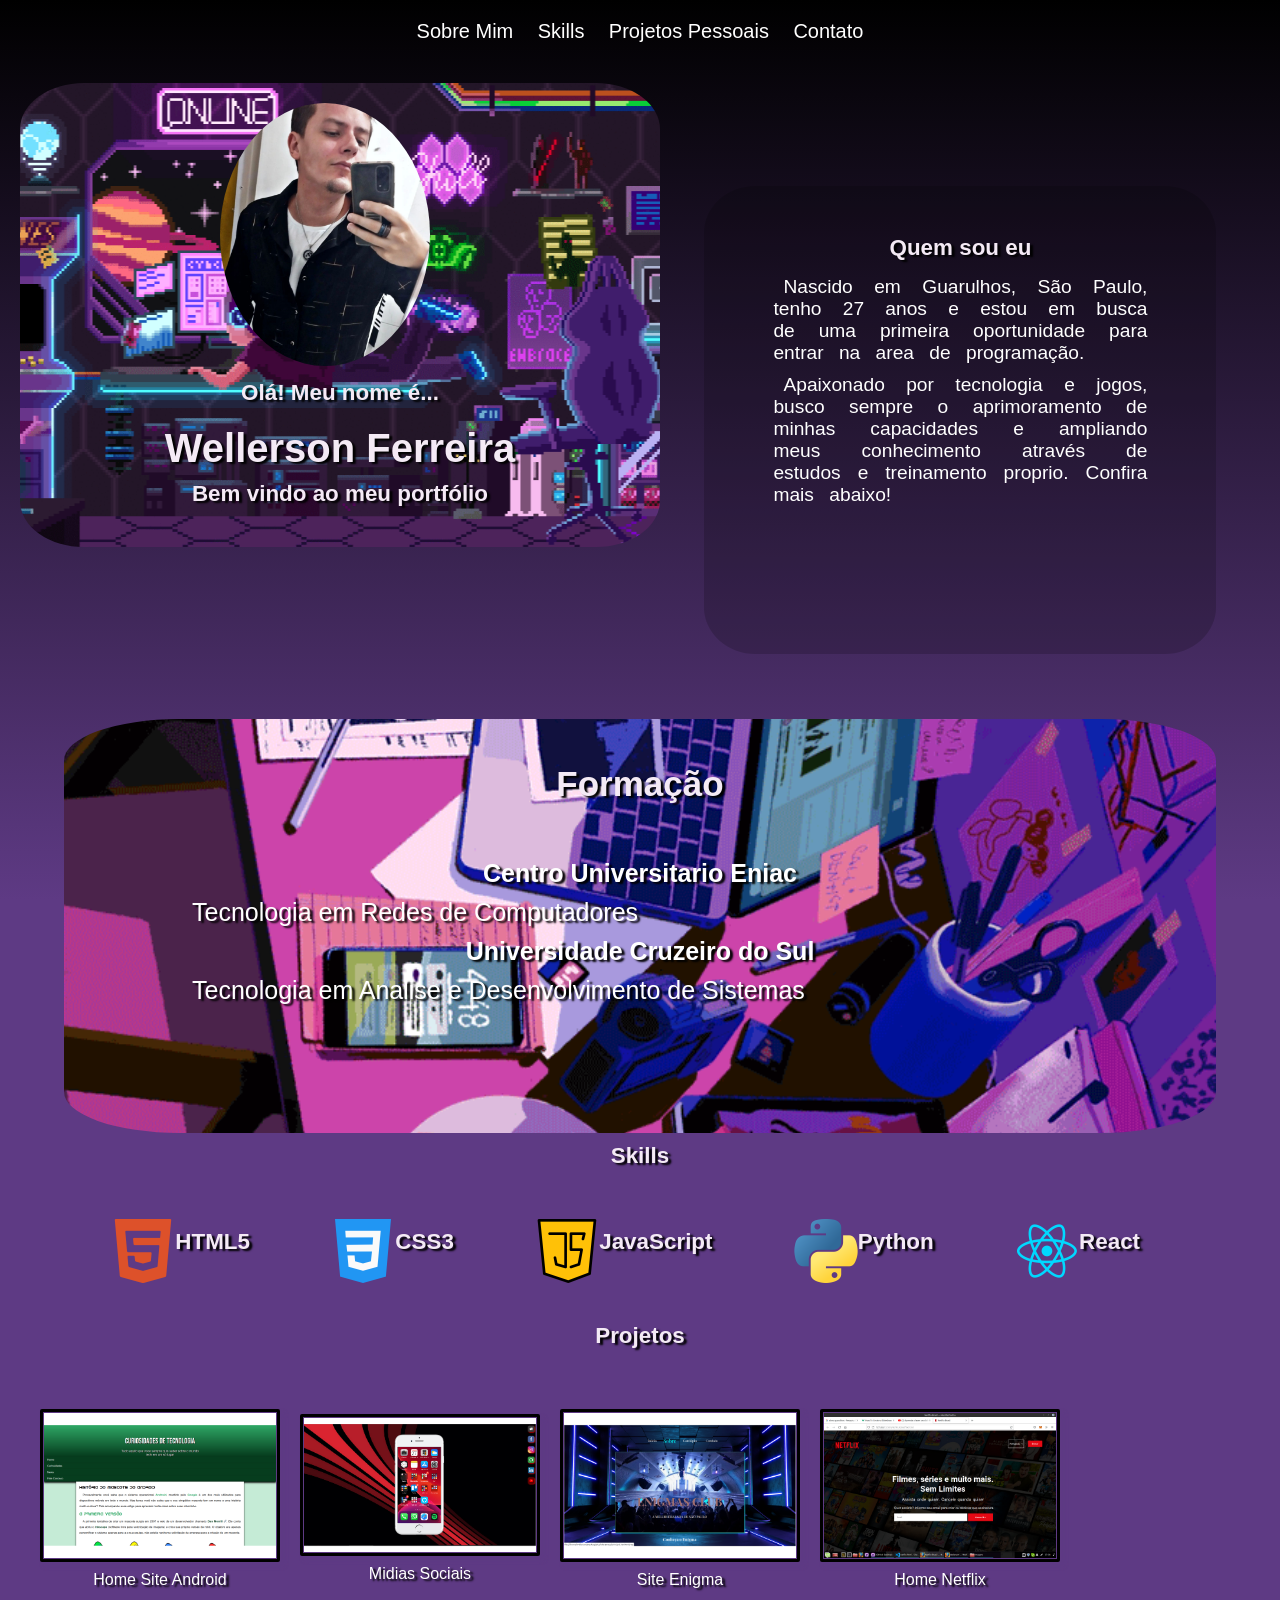
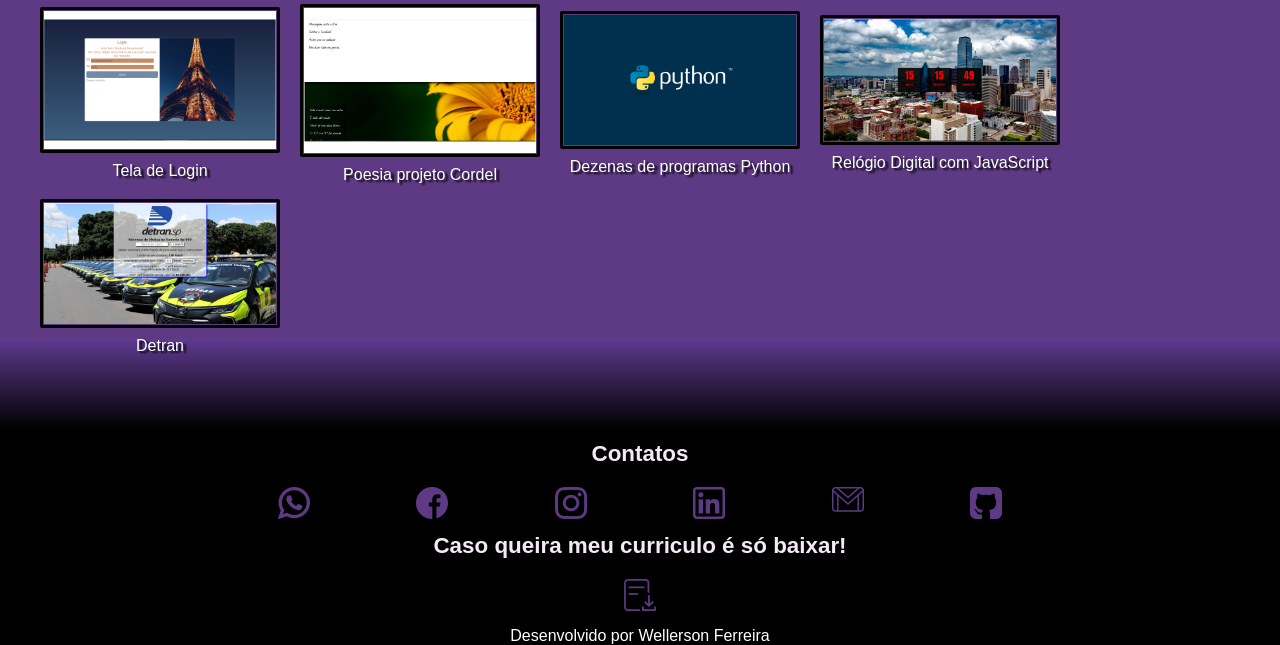
<file: Portfólio/index.html>
<!DOCTYPE html>
<html lang="pt-br">
<head>
    <meta charset="UTF-8">
    <meta http-equiv="X-UA-Compatible" content="IE=edge">
    <meta name="viewport" content="width=device-width, initial-scale=1.0">
    <link rel="stylesheet" href="https://fonts.googleapis.com/css2?family=Material+Symbols+Outlined:opsz,wght,FILL,GRAD@20..48,100..700,0..1,-50..200" />
    <link rel="stylesheet" href="estilos/style.css" media="all">
    <link rel="stylesheet" href="mediaquery/style.css">
    <title>Wellerson</title>
</head>
<body>
    <header>
        <span  id="burguer"class="material-symbols-outlined" onclick="clickMenu()">
            menu
            </span>
        <nav id="itens">
            <ul>  
            <li> <a href="#sobremim"> Sobre Mim</a></li>
            <li><a href="#skills">Skills</a></li>
            <li><a href="#projetos">Projetos Pessoais</a></li> 
            <li><a href="#contato">Contato</a></li>    
            </ul>
        </nav>
    </header>
        <div class="inicio">
            <img src="Imagens/Wellerson-foto.jpg" alt="Minha foto">
            <h3>Olá! Meu nome é...</h3>
            <h1>Wellerson Ferreira</h1>
            <h3>Bem vindo ao meu portfólio</h3>
        </div>
        <div class="sobremim" id="sobremim">
            <h3>Quem sou eu</h3>
            <p>Nascido em Guarulhos, São Paulo, tenho 27 anos e estou em busca de uma primeira
            oportunidade para entrar na area de programação.<br></p>
            <p>Apaixonado por tecnologia e jogos, busco sempre o 
            aprimoramento de minhas capacidades e ampliando meus
            conhecimento através de estudos e treinamento proprio. Confira mais abaixo!
            </p>
        </div>
        <div class="inter">
            <h2>Batalhando por um futuro</h2>
            <img src="Imagens/soldier.gif" alt="soldado" id="animation">
            <img src="Imagens/monster.gif.gif" alt="monstro" id="animation" class="monster">

        </div>
        <div class="formacao">   
            <h3>Formação</h3>
            <h4>Centro Universitario Eniac</h4>
                <p>Tecnologia em Redes de Computadores</p>
            <h4>Universidade Cruzeiro do Sul</h4>
                <p>Tecnologia em Analise e Desenvolvimento de Sistemas</p>
        </div>
        <h3 id="skills">Skills</h3>
        <div class="skill">
            <img src="Imagens/robot.gif" alt="sonic" id="sonic" width="50%">
            <img src="Imagens/html5.png" alt="html5">
            <h3>HTML5</h3>
            <img src="Imagens/css3.png" alt="css3">
            <h3>CSS3</h3>
            <img src="Imagens/javascript.png" alt="">
            <h3>JavaScript</h3>
            <img src="Imagens/python-logo.png" alt="Python">
            <h3>Python</h3>
            <img src="Imagens/react.png" alt="React">
            <h3>React</h3>
            <img src="Imagens/cat.gif" alt="gato" id="cat" width="50%">
        </div>
        <div class="transition">
            <h2>Evoluindo sempre</h2>
            <img src="../Portfólio/Imagens/rocketgif.gif" alt="foguete">
        </div>
        <h3 id="projetos">Projetos</h3> 
        <div class="project">
        <a href="../Home Android/Android.html" id="iandroid" target="_blank"><img src="Imagens/android.png" alt="Android"><br>
        Home Site Android</a>
        <a href="../Midias/redes.html" id="imidias" target="_blank"><img src="Imagens/midiassociais.png" alt="Midias"><br>
        Midias Sociais</a>
        <a href="../principal.html" target="_blank"><img src="Imagens/enigma.png" alt="Enigma"><br>
        Site Enigma</a>
        <a href="../NETFLIX/netflix.html" target="_blank"><img src="Imagens/netflix.inicialtela.png" alt="Replica Netflix"><br>
        Home Netflix</a>
        <a href="../Tela de Login/login.html" target="_blank"><img src="Imagens/telalogin.png" alt="Tela Login"><br>
        Tela de Login</a>
        <a href="https://github.com/Well-Hack/Projeto-Cordel.github.io" target="_blank"><img src="Imagens/cordel.png" alt="Cordel"><br>
        Poesia projeto Cordel</a>
        <a href="https://github.com/Well-Hack/Treinando-Python" target="_blank"><img src="Imagens/PYTHON.png" alt="Python"><br>
        Dezenas de programas Python</a>
        <a href="../Portfólio/Relógio DIgital/Index.html" target="_blank"><img src="../Portfólio/Imagens/relogiodigital.png" alt="Relógio Digital"><br>
        Relógio Digital com JavaScript</a>
        <a href="../Portfólio/Detran/index.html" target="_blank"><img src="../Portfólio/Imagens/Detran.png" alt="Detran"><br>
            Detran</a>
        </div>
        <div class="final">
        </div>
        <div class="contatos" id="contato">
            <h3>Contatos</h3>
            <a href="https://web.whatsapp.com/send?phone=5511960138245" target="_blank"><img src="Imagens/Social-Midias-icon/whatsapp.png" alt="whatsapp"></a>
            <a href="https://www.facebook.com/wellerson.souza.543908/" target="_blank"><img src="Imagens/Social-Midias-icon/facebook.png" alt="facebook"></a>
            <a href="https://www.instagram.com/wellerson_souz/" target="_blank"><img src="Imagens/Social-Midias-icon/instagram.png" alt="Instagram"></a>
            <a href="https://www.linkedin.com/in/wellerson-ferreira-a466251bb/" target="_blank"><img src="Imagens/Social-Midias-icon/linkedin.png" alt="Linkedin"></a>
            <a href="mailto:wellersonsouza60@gmail.com" target="_blank"><img src="Imagens/Social-Midias-icon/gmail.png" alt="Gmail"></a>
            <a href="https://github.com/Well-Hack" target="_blank"><img src="Imagens/Social-Midias-icon/github-sign.png" alt="Github"></a>

            <h3>Caso queira meu curriculo é só baixar!</h3>
            <a href="../Portfólio/Downloads/Wellerson_Souza_2025r-1.pdf"><img src="Imagens/Social-Midias-icon/download.png" alt="PDF"></a>
        </div>
        <footer>
            <p>Desenvolvido por Wellerson Ferreira</p>
        </footer>
    <script>
        function clickMenu() {
            if (itens.style.display == "block"){
                itens.style.display = "none"
            }    
            else{
                itens.style.display = "block"
            }
        }
    </script>
</body>
</html>
</file>
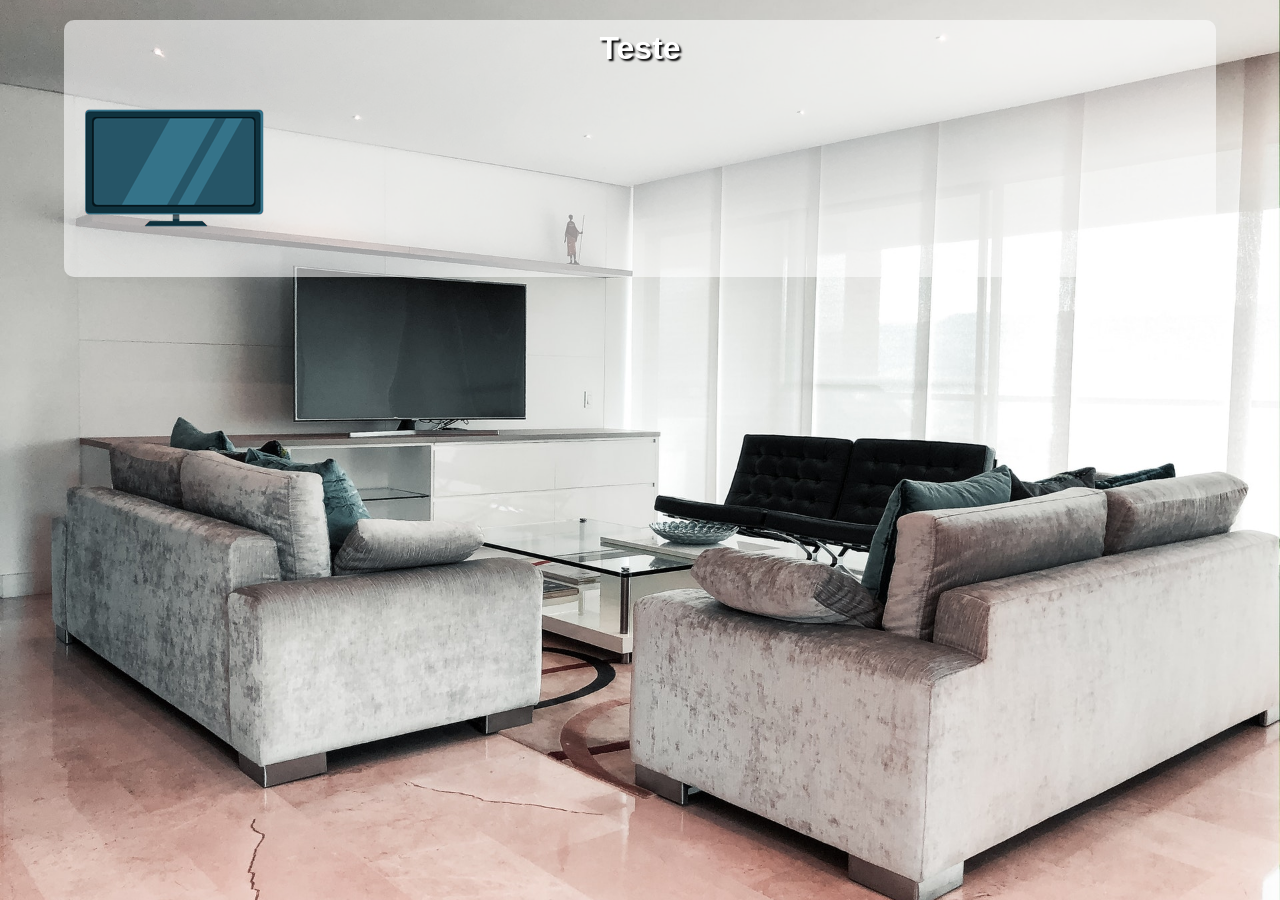
<file: Projeto Mobile First/index.html>
<!DOCTYPE html>
<html lang="en">
<head>
    <meta charset="UTF-8">
    <meta name="viewport" content="width=device-width, initial-scale=1.0">
    <title>Mobile First</title>
    <link rel="stylesheet" href="https://fonts.googleapis.com/css2?family=Material+Symbols+Outlined:opsz,wght,FILL,GRAD@20..48,100..700,0..1,-50..200" />
    <link rel="stylesheet" href="estilos/style.css" media="all">
    <link rel="stylesheet" href="mediaquery/style.css">
</head>
<body>
    <main>
    <h1>Teste</h1>
    <img id="smart" src="Imagens/icon-phone.png" alt="Acessando via smart">
    <img id="print" src="Imagens/icon-print.png" alt="via impressora">
    <img id="pc" src="Imagens/icon-pc.png" alt="Acessando via PC">
    <img id="tablet" src="Imagens/icon-tablet.png" alt="Acessando via Tablet">
    <img id="tv" src="Imagens/icon-tv.png" alt="Acessando via TV">
    </main>
</body>
</html>
</file>
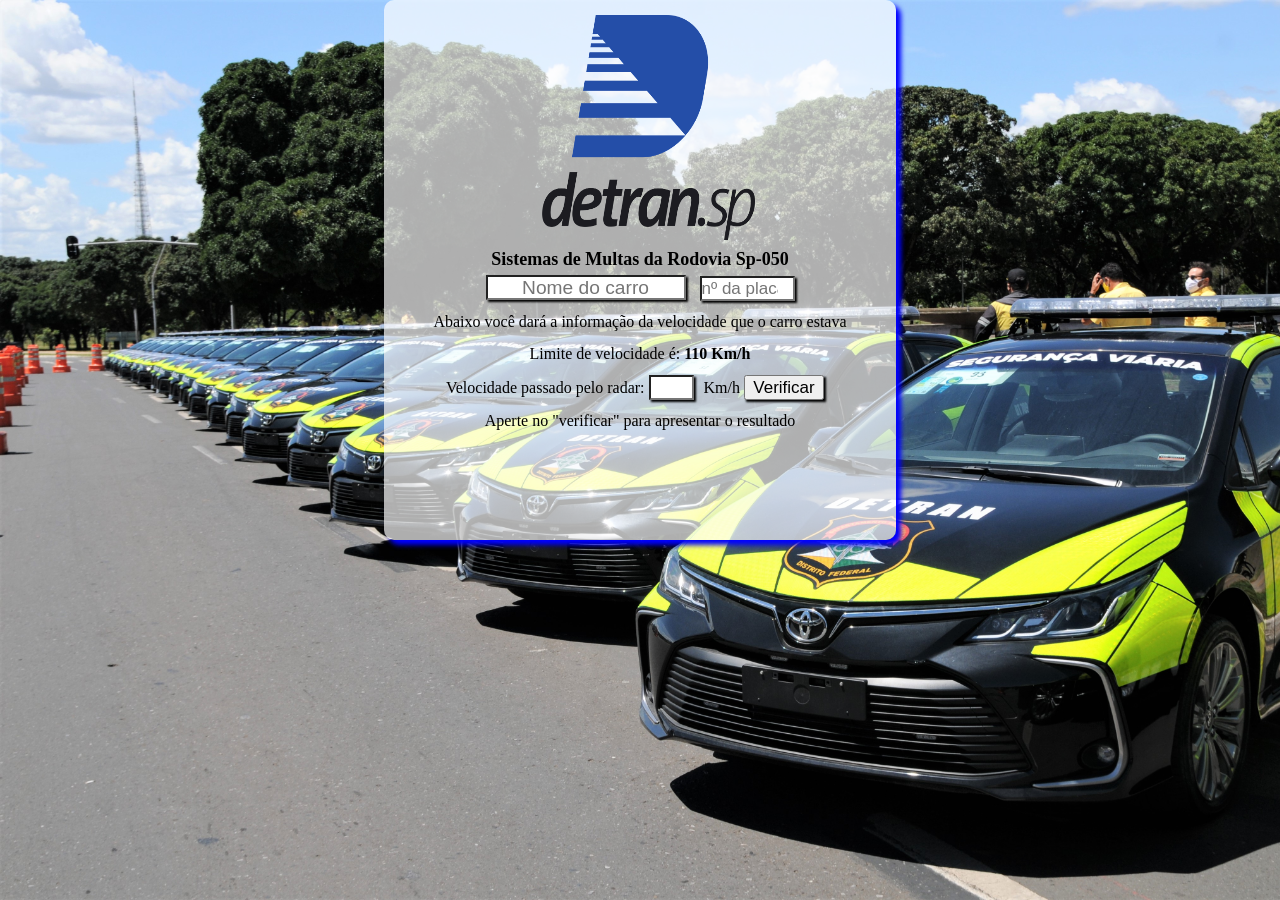
<file: Portfólio/Detran/index.html>
<!DOCTYPE html>
<html lang="pt-br">
<head>
    <meta charset="UTF-8">
    <meta http-equiv="X-UA-Compatible" content="IE=edge">
    <meta name="viewport" content="width=device-width, initial-scale=1.0">
    <link rel="stylesheet" href="detran.css">
    <title>Detran >>></title>
</head>
<body>
    <div class="janela">
        <img src="../Detran/Imagens/detran-sp-logo.png" alt="Detran-logo">
        <h4>Sistemas de Multas da Rodovia Sp-050</h4>
            <input type="text" name="nome" id="inome" placeholder="Nome do carro" maxlength="10" autocapitalize="on" required>
            <input type="number" name="placa" id="iplaca" placeholder="nº da placa" minlenght="8" maxlength="8" >
            <p>Abaixo você dará a informação da velocidade que o carro estava</p>
            <p>Limite de velocidade é: <strong>110 Km/h</strong> </p>
            <label for="velo">Velocidade passado pelo radar:</label>
            <input type="number"  maxlength="3" id="velo" required>Km/h
            <input type="button" value="Verificar" id="button" onclick="verificar()">
            <p id="result"> Aperte no "verificar" para apresentar o resultado</p>
            <p id="se"></p>
    </div>
<script>
        inputElement.addEventListener('nome', () => {
            if (inputElement.value.length > inputElement.maxLength) {
            inputElement.value = inputElement.value.slice(0, inputElement.maxLength);
        }
        });

 
    function verificar(){
       let res = document.getElementById("result");
       let vel = document.getElementById("velo");
       let placa = document.getElementById('iplaca');
       vel = parseInt(vel.value);
       
        
        if(placa.value.length < 8 || placa.value.length > 8){
             alert('Por favor, colocar composição de exatos 8 digitos da placa');return;
            }
        else if(vel <= 110){
                se.innerHTML = "<strong>Dirija com cuidado</strong>";
                    }else{
                        se.innerHTML = "Voce será multado em um valor de <strong>R$160,00.</strong>";}       
res.innerHTML = `O carro ${inome.value} com a placa ${iplaca.value} estava em </br> uma velocidade de ${vel} Km/h </br>`;
                    }
    
</script>


</body>
</html>
</file>
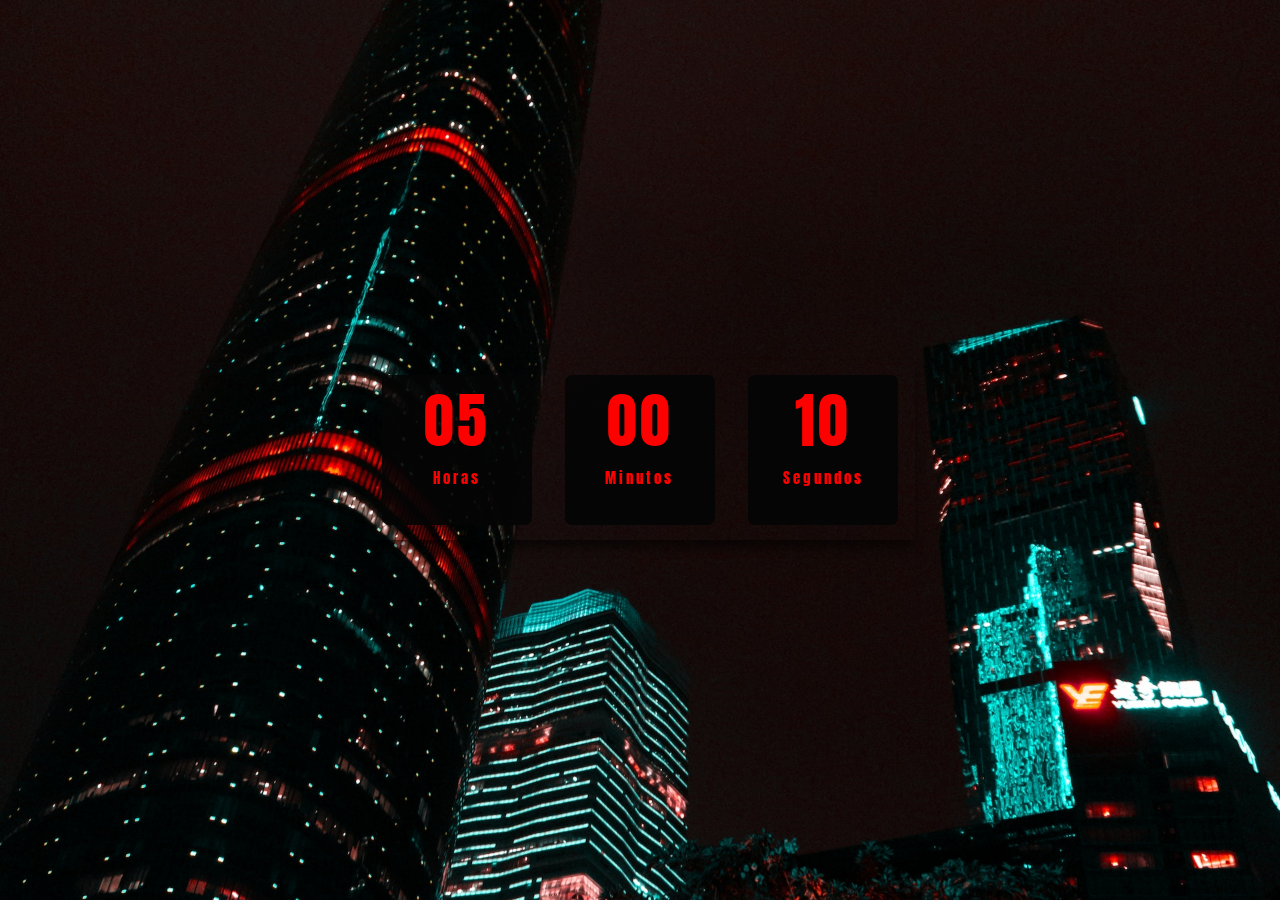
<file: Portfólio/Relógio DIgital/Index.html>
<!DOCTYPE html>
<html lang="pt-br">
<head>
    <meta charset="UTF-8">
    <meta http-equiv="X-UA-Compatible" content="IE=edge">
    <meta name="viewport" content="width=device-width, initial-scale=1.0">
    <title>Relógio Digital</title>
    <link rel="stylesheet" href="relogiodigital/style.css">
    <script src="Javascript.js"></script>
</head>
<body id="imagem">
        <div class="relogio">
            <div>
                <span id= "horas">00</span>
                <span class="tempo">Horas</span>
            </div>
            <div>
                <span id= "minutos">00</span>
                <span class="tempo">Minutos</span>
            </div>
            <div>
                <span id= "segundos">00</span>
                <span class="tempo">Segundos</span>
            </div>
        </div>  
</body>
</html>
</file>
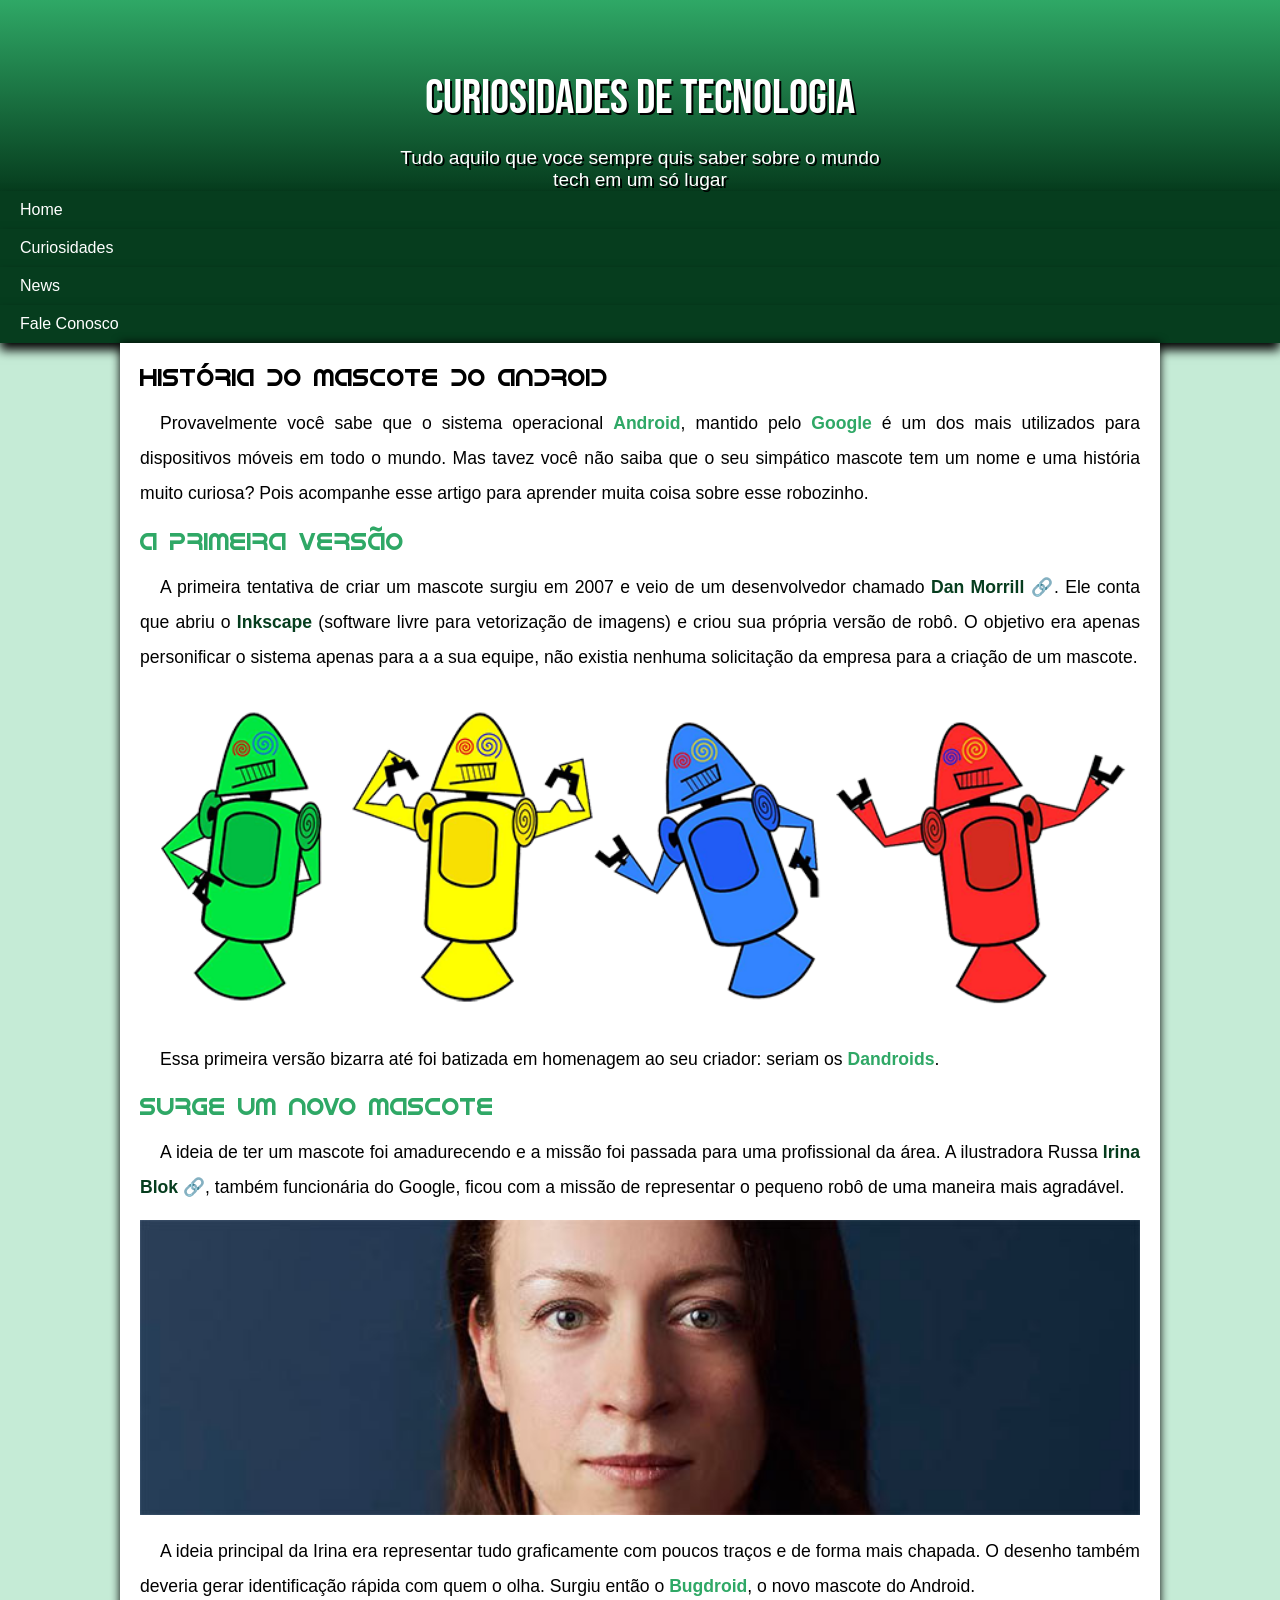
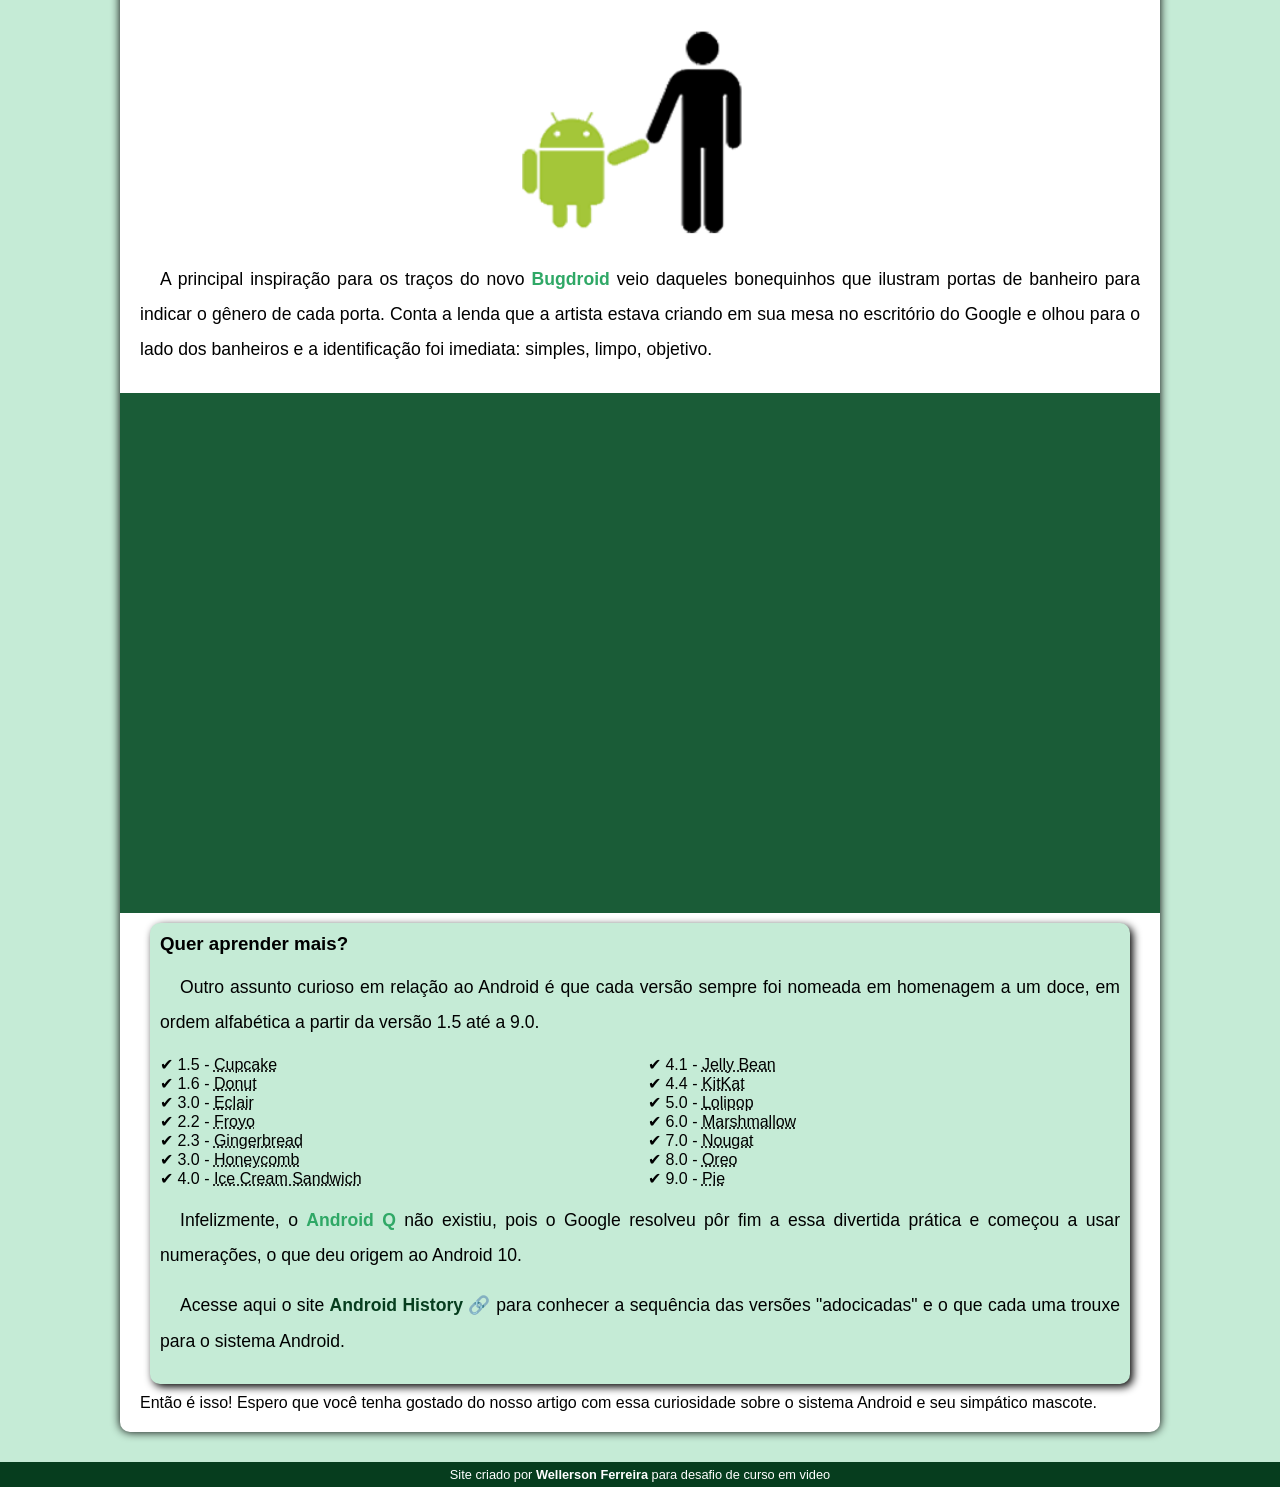
<file: Home Android/Android.html>
<!DOCTYPE html>
<html lang="pt-br">
<head>
    <meta charset="UTF-8">
    <meta http-equiv="X-UA-Compatible" content="IE=edge">
    <meta name="viewport" content="width=device-width, initial-scale=1.0">
    <title>Como surgiu um mascote do Android</title>
    <link rel="shortcut icon" href="imagens/favicon.ico" type="icon">
    <link rel="stylesheet" href="estilo/style.css">
</head>
<body>
    <header>
        <h1>Curiosidades de Tecnologia</h1>
        <p>Tudo aquilo que voce sempre quis saber sobre o mundo tech em um só lugar</p>
    </header>
   <nav><a href="#">Home</a></nav>
    <nav><a href="#">Curiosidades</a></nav>
    <nav><a href="#">News</a></nav>
    <nav><a href="#">Fale Conosco</a></nav>
<main>
    <article>
        <h1>História do Mascote do Android</h1>

        <p> Provavelmente você sabe que o sistema operacional <strong>Android</strong>, mantido pelo <strong>Google</strong> é um dos mais
            utilizados para dispositivos móveis em todo o mundo. Mas tavez você não saiba que o seu simpático
            mascote tem um nome e uma história muito curiosa? Pois acompanhe esse artigo para aprender muita
            coisa sobre esse robozinho.</p>

        <h2>A primeira versão</h2>

        <p> A primeira tentativa de criar um mascote surgiu em 2007 e veio de um desenvolvedor chamado <a href="https://androidcommunity.com/dan-morrill-shows-us-the-android-mascot-that-almost-was-20130103/" target="blank" class="externo">Dan Morrill</a>.
            Ele conta que abriu o <a href="https://inkscape.org/pt-br/" target="blank">Inkscape </a>(software livre para vetorização de imagens) e criou sua própria versão de robô.
            O objetivo era apenas personificar o sistema apenas para a a sua equipe, não existia nenhuma solicitação da
            empresa para a criação de um mascote.</p>

        <picture>
            <source media="(max-width: 600px)" srcset="imagens/dan-droids-pq.png">
            <img src="imagens/dan-droids.png" alt="Primeiro mascote do android">
        
        </picture>

        <p>Essa primeira versão bizarra até foi batizada em homenagem ao seu criador: seriam os <strong>Dandroids</strong>.</p>

        <h2>Surge um novo mascote</h2>

        <p> A ideia de ter um mascote foi amadurecendo e a missão foi passada para uma profissional da área.
            A ilustradora Russa <a href="https://www.irinablok.com/android" target="_blank" class="externo">Irina Blok</a>, também funcionária do Google, ficou com a missão de representar o
            pequeno robô de uma maneira mais agradável.</p>

        <picture>
            <source media="(max-width: 600px)" srcset="imagens/irina-blok-pq.jpg">
            <img src="imagens/irina-blok.jpg" alt="Autora do mascote">
        </picture>


        <p> A ideia principal da Irina era representar tudo graficamente com poucos traços e de forma mais chapada.
            O desenho também deveria gerar identificação rápida com quem o olha. Surgiu então o <strong>Bugdroid</strong>, o novo
            mascote do Android.</p>

        <img src="imagens/bugdroid.png" class="pequeno" alt="bugdroid">

        <p> A principal inspiração para os traços do novo <strong>Bugdroid</strong> veio daqueles bonequinhos que ilustram portas de
            banheiro para indicar o gênero de cada porta. Conta a lenda que a artista estava criando em sua mesa no
            escritório do Google e olhou para o lado dos banheiros e a identificação foi imediata: simples, limpo, objetivo.</p>

            <div class="video">
                <iframe width="560" height="315" src="https://www.youtube.com/embed/l2UDgpLz20M" title="YouTube video player"
                 frameborder="0" allow="accelerometer; autoplay; clipboard-write; encrypted-media; gyroscope; picture-in-picture"
                  allowfullscreen></iframe>
            </div>
        
        <aside>
            <h3>Quer aprender mais? </h3>

            <p> Outro assunto curioso em relação ao Android é que cada versão sempre foi nomeada em homenagem a um doce,
                em ordem alfabética a partir da versão 1.5 até a 9.0.</p>

            <ul>
                <li>1.5 - <abbr title="Bolo de copo">Cupcake</abbr></li>
                <li>1.6 - <abbr title="Rosquinha">Donut</abbr></li>
                <li>3.0 - <abbr title="Bomba de chocolate">Eclair</abbr></li>
                <li>2.2 - <abbr title="Ioguerte congelado"> Froyo</abbr></li>
                <li>2.3 - <abbr title="Biscoito de gengibre">Gingerbread</abbr></li>
                <li>3.0 - <abbr title="favo de mel">Honeycomb</abbr></li>
                <li>4.0 - <abbr title="sanduiche de sorvete">Ice Cream Sandwich</abbr></li>
                <li>4.1 - <abbr title="Jujuba">Jelly Bean</abbr></li>
                <li>4.4 - <abbr title="KitKat">KitKat</abbr></li>
                <li>5.0 - <abbr title="Pirulito">Lolipop</abbr></li>
                <li>6.0 - <abbr title="Marshmallow">Marshmallow</abbr></li>
                <li>7.0 - <abbr title="torrone">Nougat</abbr></li>
                <li>8.0 - <abbr title="Oreo">Oreo</abbr></li>
                <li>9.0 - <abbr title="Torta">Pie</abbr></li>
            </ul>

            <p>Infelizmente, o <strong>Android Q</strong> não existiu, pois o Google resolveu pôr fim a essa divertida prática e começou a
               usar numerações, o que deu origem ao Android 10.</p>
            
            <p>Acesse aqui o site <a href="https://pt.wikipedia.org/wiki/Android" target="_blank" class="externo">Android History</a> para conhecer a sequência das versões "adocicadas"
            e o que cada uma trouxe para o sistema Android.</p>
        </aside>

        Então é isso! Espero que você tenha gostado do nosso artigo com essa curiosidade sobre o sistema Android e seu simpático mascote.
    </article>
</main>
<footer>
    Site criado por <a href="https://github.com/Well-Hack">Wellerson Ferreira</a> para desafio de curso em video
</footer>
</body>
</html>
</file>
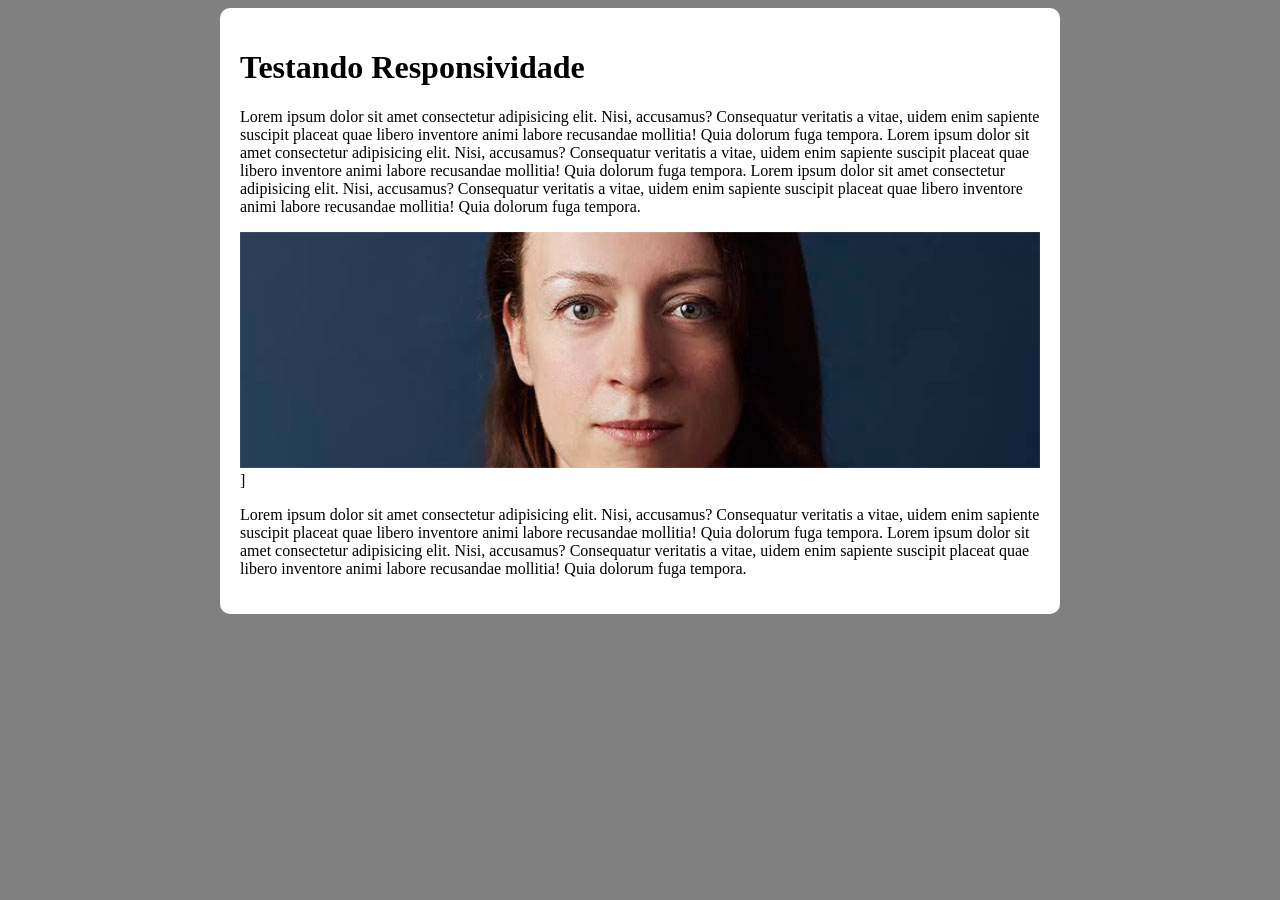
<file: Home Android/responsivo.html>
<!DOCTYPE html>
<html lang="pt-br">
<head>
    <meta charset="UTF-8">
    <meta http-equiv="X-UA-Compatible" content="IE=edge">
    <meta name="viewport" content="width=device-width, initial-scale=1.0">
    <title>Teste de responsividade</title>
    <style>
        body{
            background-color: gray;

        }
        main{
            background-color: white;
            padding: 20px;
            border-radius: 10px;

            min-width: 320px;
            max-width: 800px;
            margin: auto;
        }
        img{
            width: 100%;
        }

    </style>
</head>
<body>
    <main>
        <h1>Testando Responsividade </h1>
        <p>Lorem ipsum dolor sit amet consectetur adipisicing elit. Nisi, accusamus? Consequatur veritatis a vitae, 
        uidem enim sapiente suscipit placeat quae libero inventore animi labore recusandae mollitia! 
        Quia dolorum fuga tempora.
        Lorem ipsum dolor sit amet consectetur adipisicing elit. Nisi, accusamus? Consequatur veritatis a vitae, 
        uidem enim sapiente suscipit placeat quae libero inventore animi labore recusandae mollitia! 
        Quia dolorum fuga tempora.
        Lorem ipsum dolor sit amet consectetur adipisicing elit. Nisi, accusamus? Consequatur veritatis a vitae, 
        uidem enim sapiente suscipit placeat quae libero inventore animi labore recusandae mollitia! 
        Quia dolorum fuga tempora.</p>
        <picture>
            <source media="(max-width: 600px)" srcset="imagens/irina-blok-pq.jpg">
            <img src="imagens/irina-blok.jpg" alt="">
        ]</picture>
        <p>Lorem ipsum dolor sit amet consectetur adipisicing elit. Nisi, accusamus? Consequatur veritatis a vitae, 
         uidem enim sapiente suscipit placeat quae libero inventore animi labore recusandae mollitia! 
         Quia dolorum fuga tempora.
         Lorem ipsum dolor sit amet consectetur adipisicing elit. Nisi, accusamus? Consequatur veritatis a vitae, 
         uidem enim sapiente suscipit placeat quae libero inventore animi labore recusandae mollitia! 
        Quia dolorum fuga tempora.</p>
    </main>
    
</body>
</html>
</file>
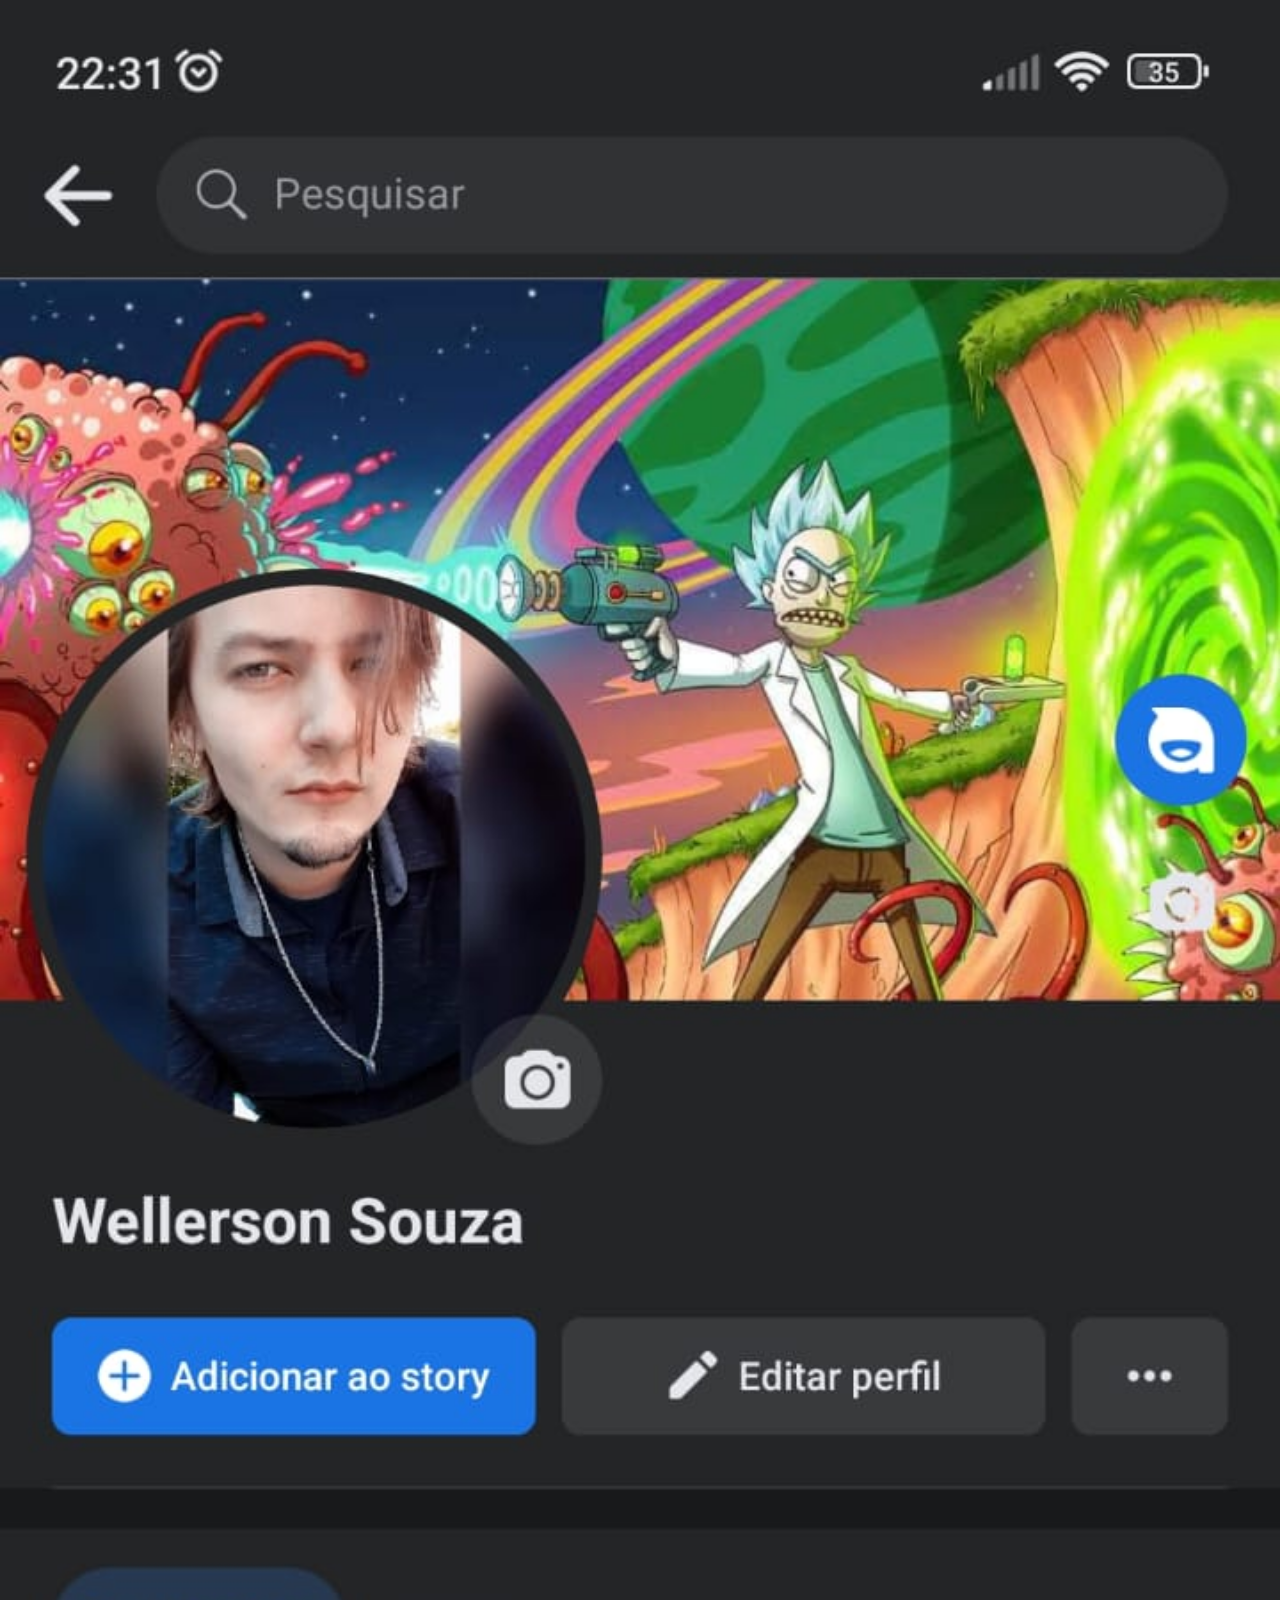
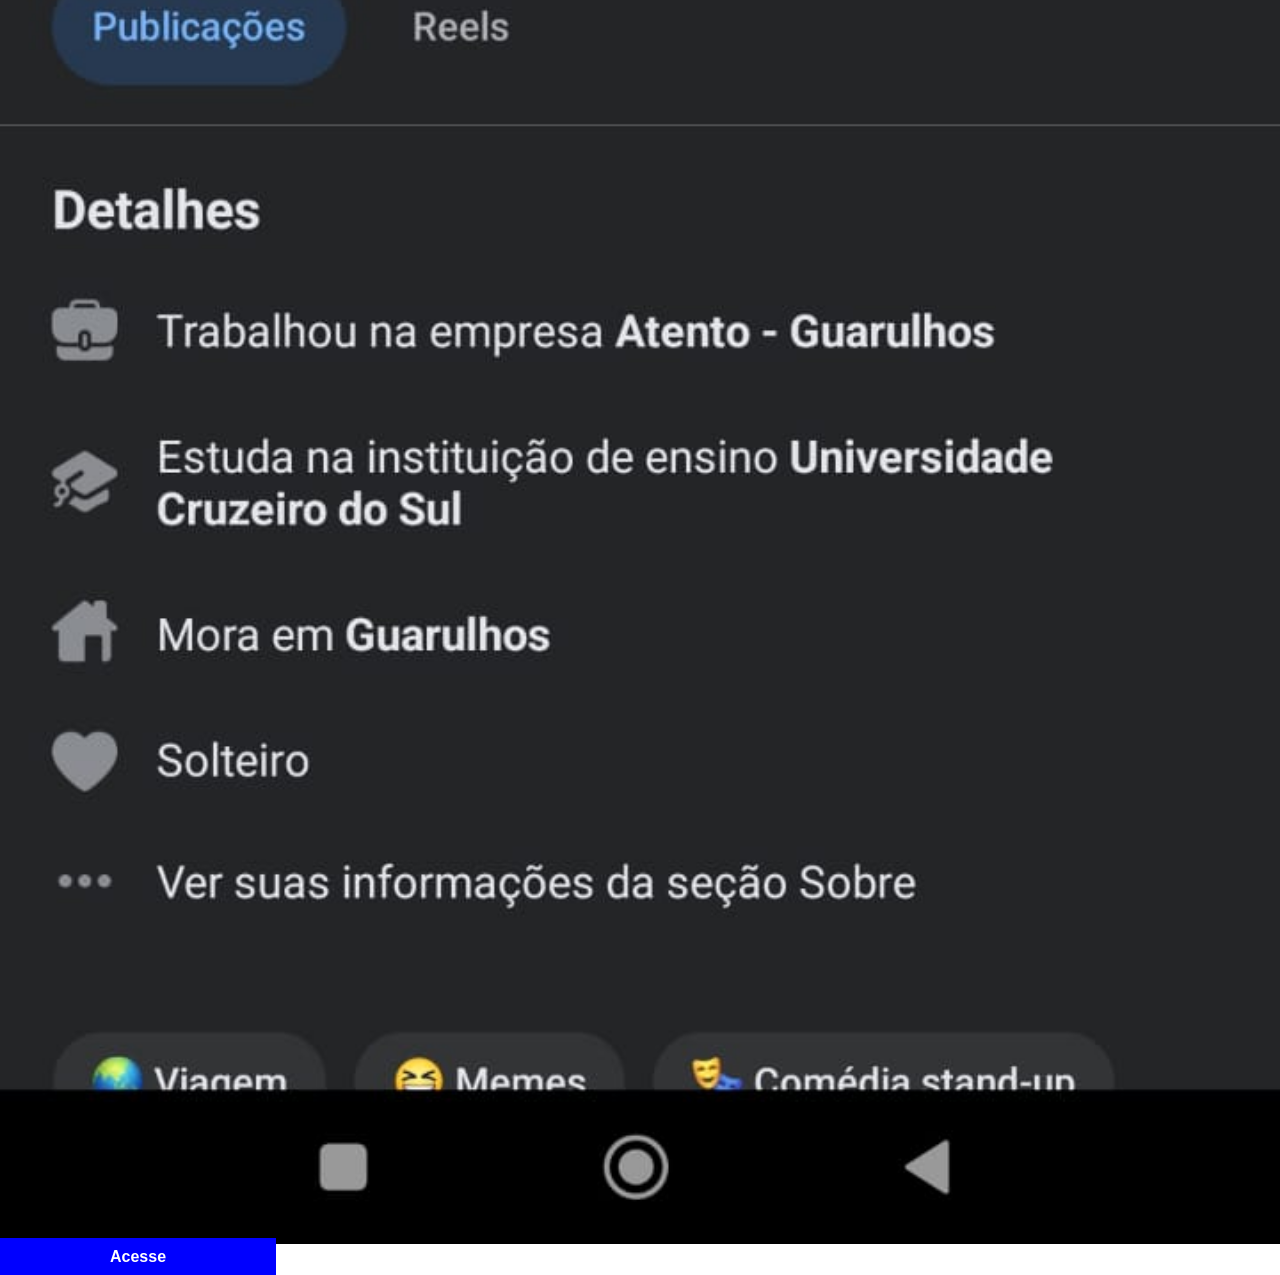
<file: Midias/facebook.html>
<!DOCTYPE html>
<html lang="pt-br">
<head>
    <meta charset="UTF-8">
    <meta http-equiv="X-UA-Compatible" content="IE=edge">
    <meta name="viewport" content="width=device-width, initial-scale=1.0">
    <title>Home</title>
</head>
<style>
*{
    margin: 0px;
    padding: 0px;
    font-family: Arial, Helvetica, sans-serif;
}

::-webkit-scrollbar{
    padding: 0px;
    margin: 0px;
}
img{
    width: 100vw;

}

a{
    padding: 10px 110px;
    background-color: blue;
    font-weight: bolder;
    color: white;
    text-decoration:none;
}

a:hover{
    color: blue;
    background-color:white;
    font-weight: bold;
}
</style>

<body>
  <img src="pacote-d013/imagens/facebook2.jpg" alt="Fcebook">
  <a href="https://www.facebook.com/wellerson.souza.543908" target="_blank">Acesse</a>
</body>
</html>
</file>
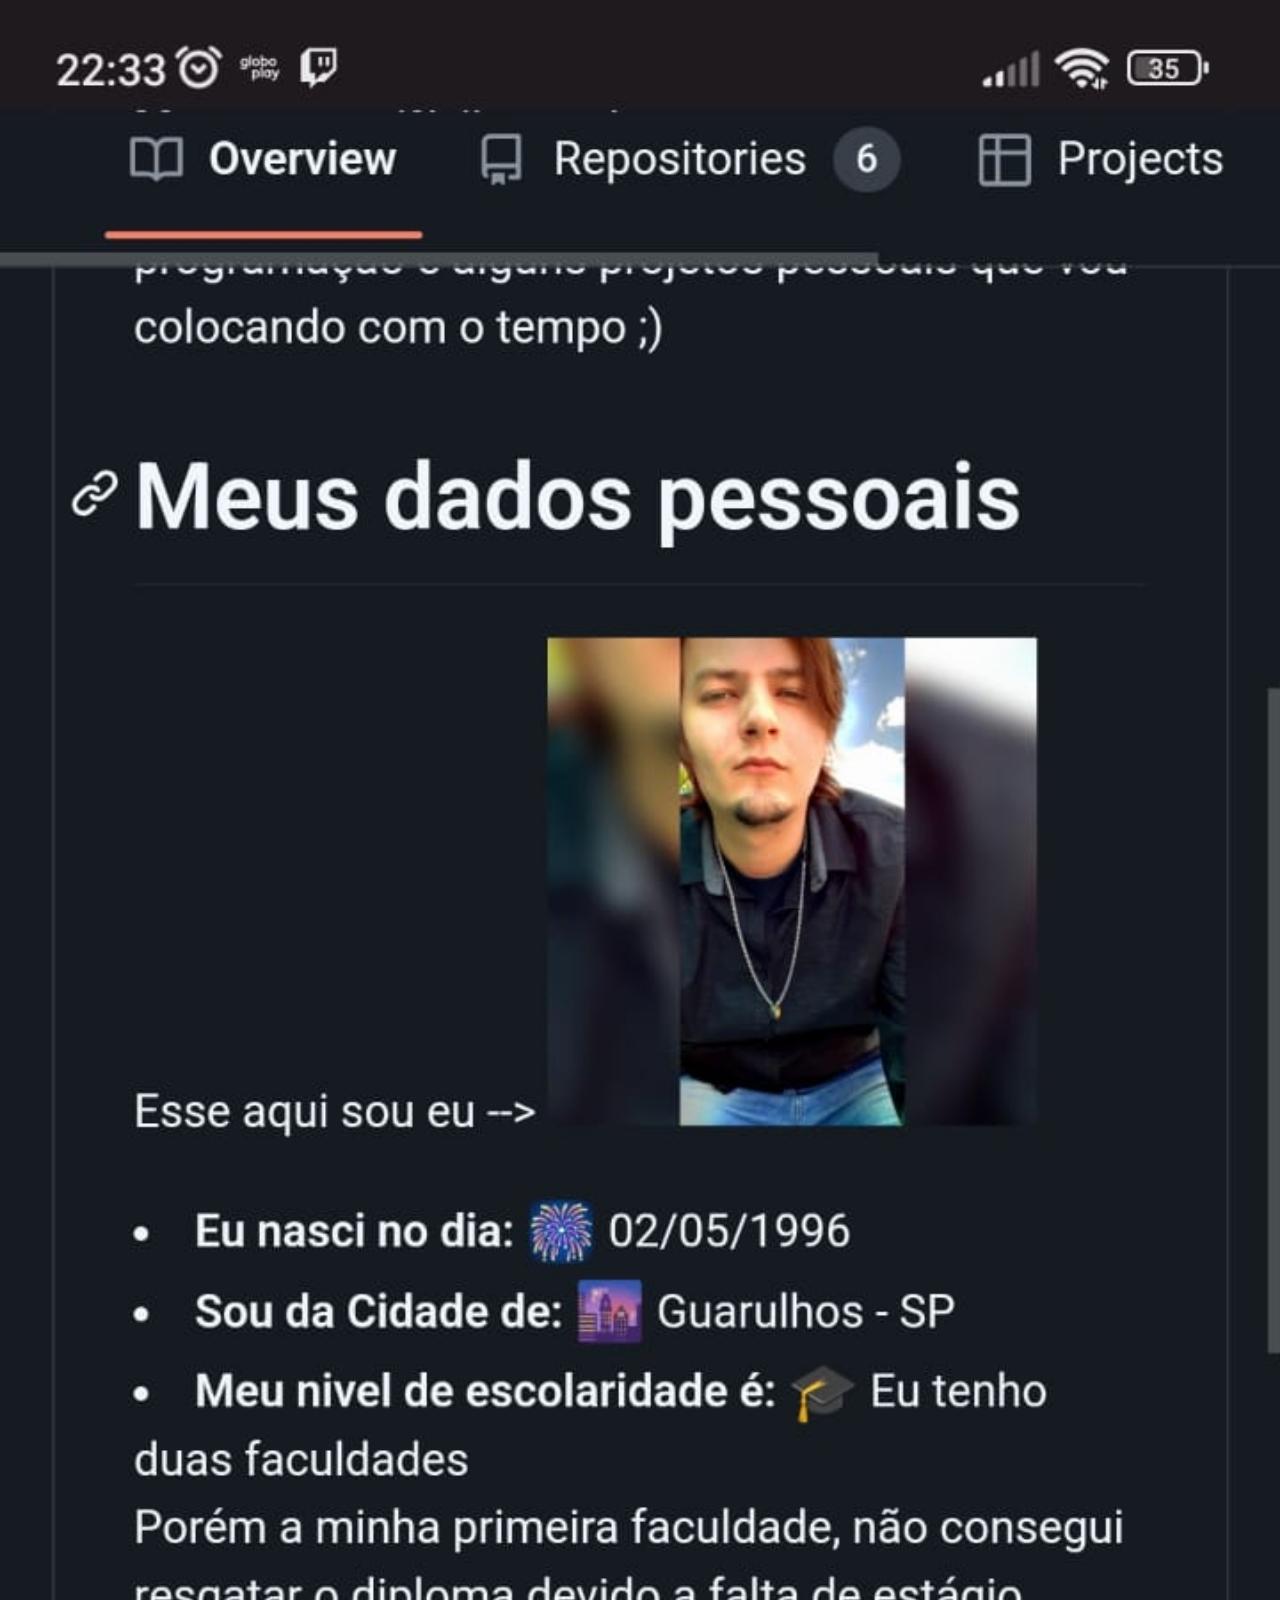
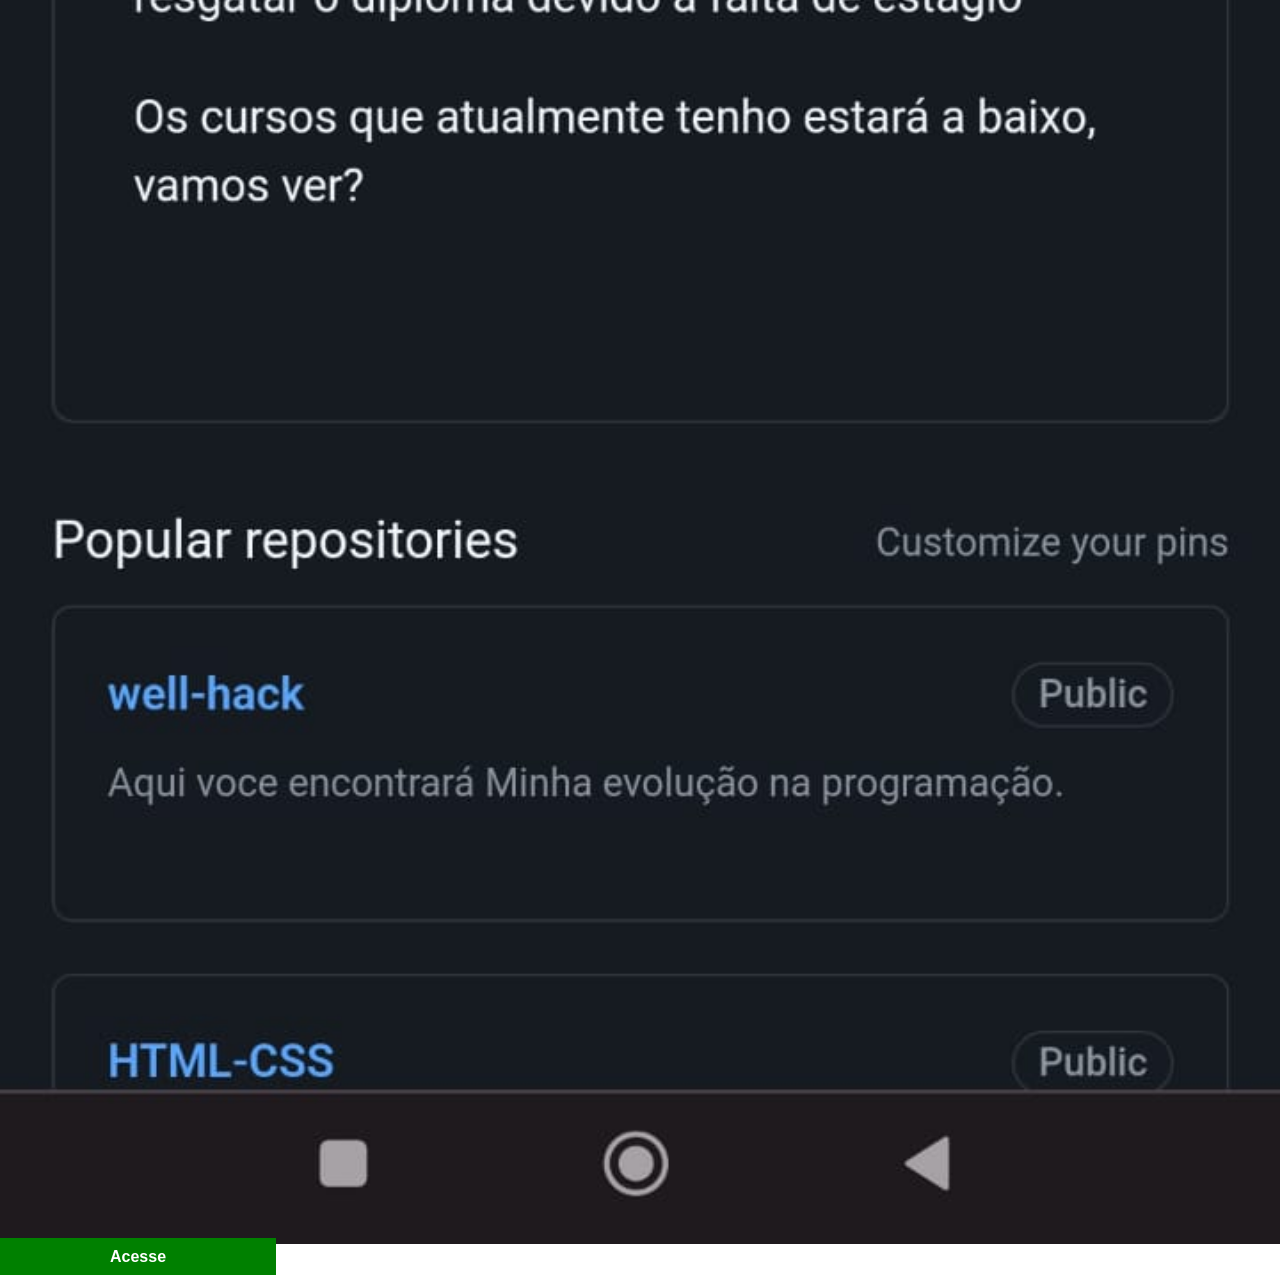
<file: Midias/github.html>
<!DOCTYPE html>
<html lang="pt-br">
<head>
    <meta charset="UTF-8">
    <meta http-equiv="X-UA-Compatible" content="IE=edge">
    <meta name="viewport" content="width=device-width, initial-scale=1.0">
    <title>Home</title>
</head>
<style>
*{
    margin: 0px;
    padding: 0px;
    font-family: Arial, Helvetica, sans-serif;
}

::-webkit-scrollbar{
    padding: 0px;
    margin: 0px;
}
img{
    width: 100vw;

}

a{
    padding: 10px 110px;
    background-color: green;
    font-weight: bolder;
    color: white;
    text-decoration:none;
}

a:hover{
    color: black;
    background-color:greenyellow;
    font-weight: bold;
}
</style>

<body>
  <img src="pacote-d013/imagens/github2.jpg" alt="Github">
  <a href="https://github.com/Well-Hack?tab=repositories" target="_blank">Acesse</a>
</body>
</html>
</file>
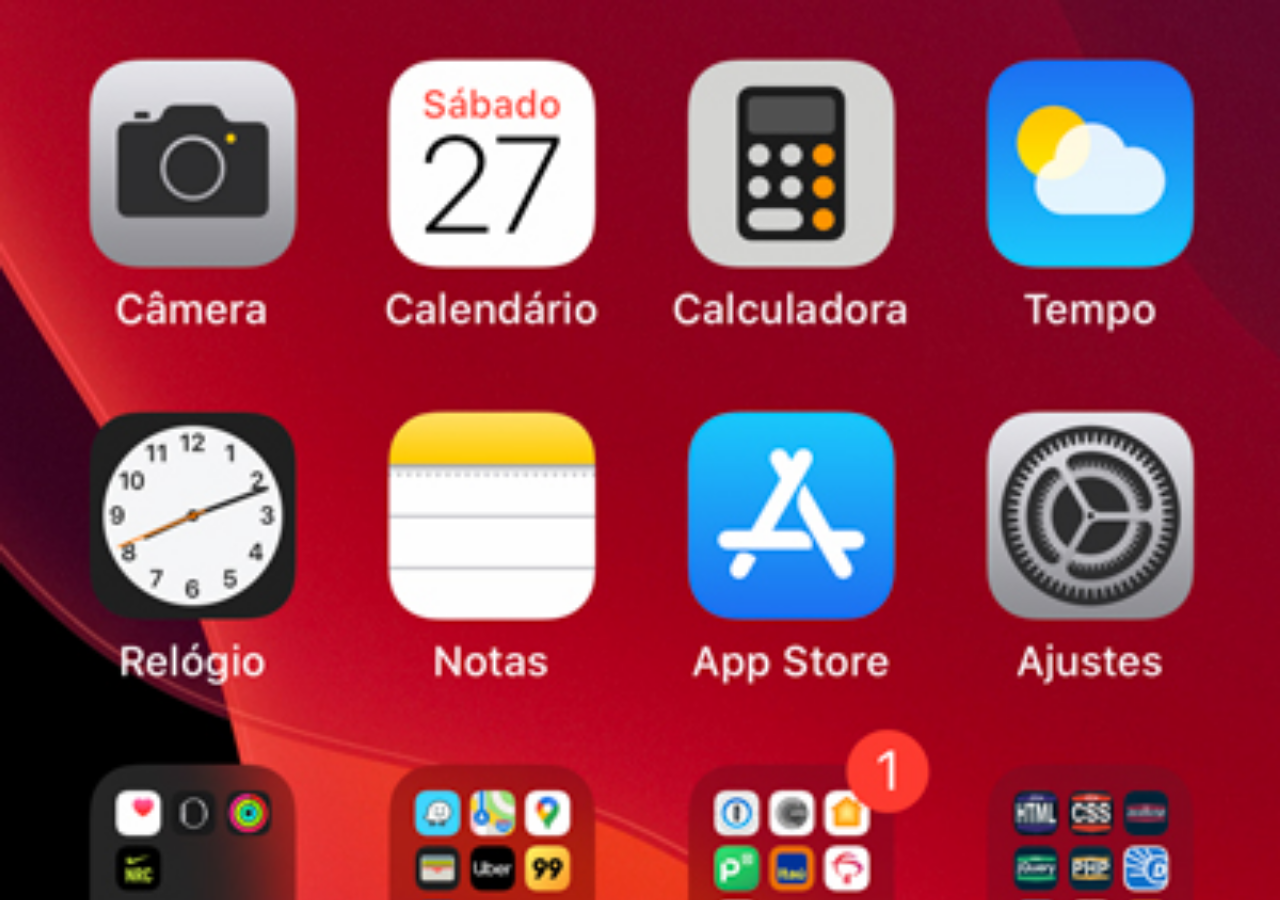
<file: Midias/home.html>
<!DOCTYPE html>
<html lang="pt-br">
<head>
    <meta charset="UTF-8">
    <meta http-equiv="X-UA-Compatible" content="IE=edge">
    <meta name="viewport" content="width=device-width, initial-scale=1.0">
    <title>Home</title>
</head>
<style>
*{  
    margin: 0px;
    padding: 0px;
}        
body{
    width: 100vw;
    height: 100vh;
    background: black url("pacote-d013/imagens/tela-home.jpg") no-repeat top center;
    background-size: cover;
}

</style>

<body>
  
</body>
</html>
</file>
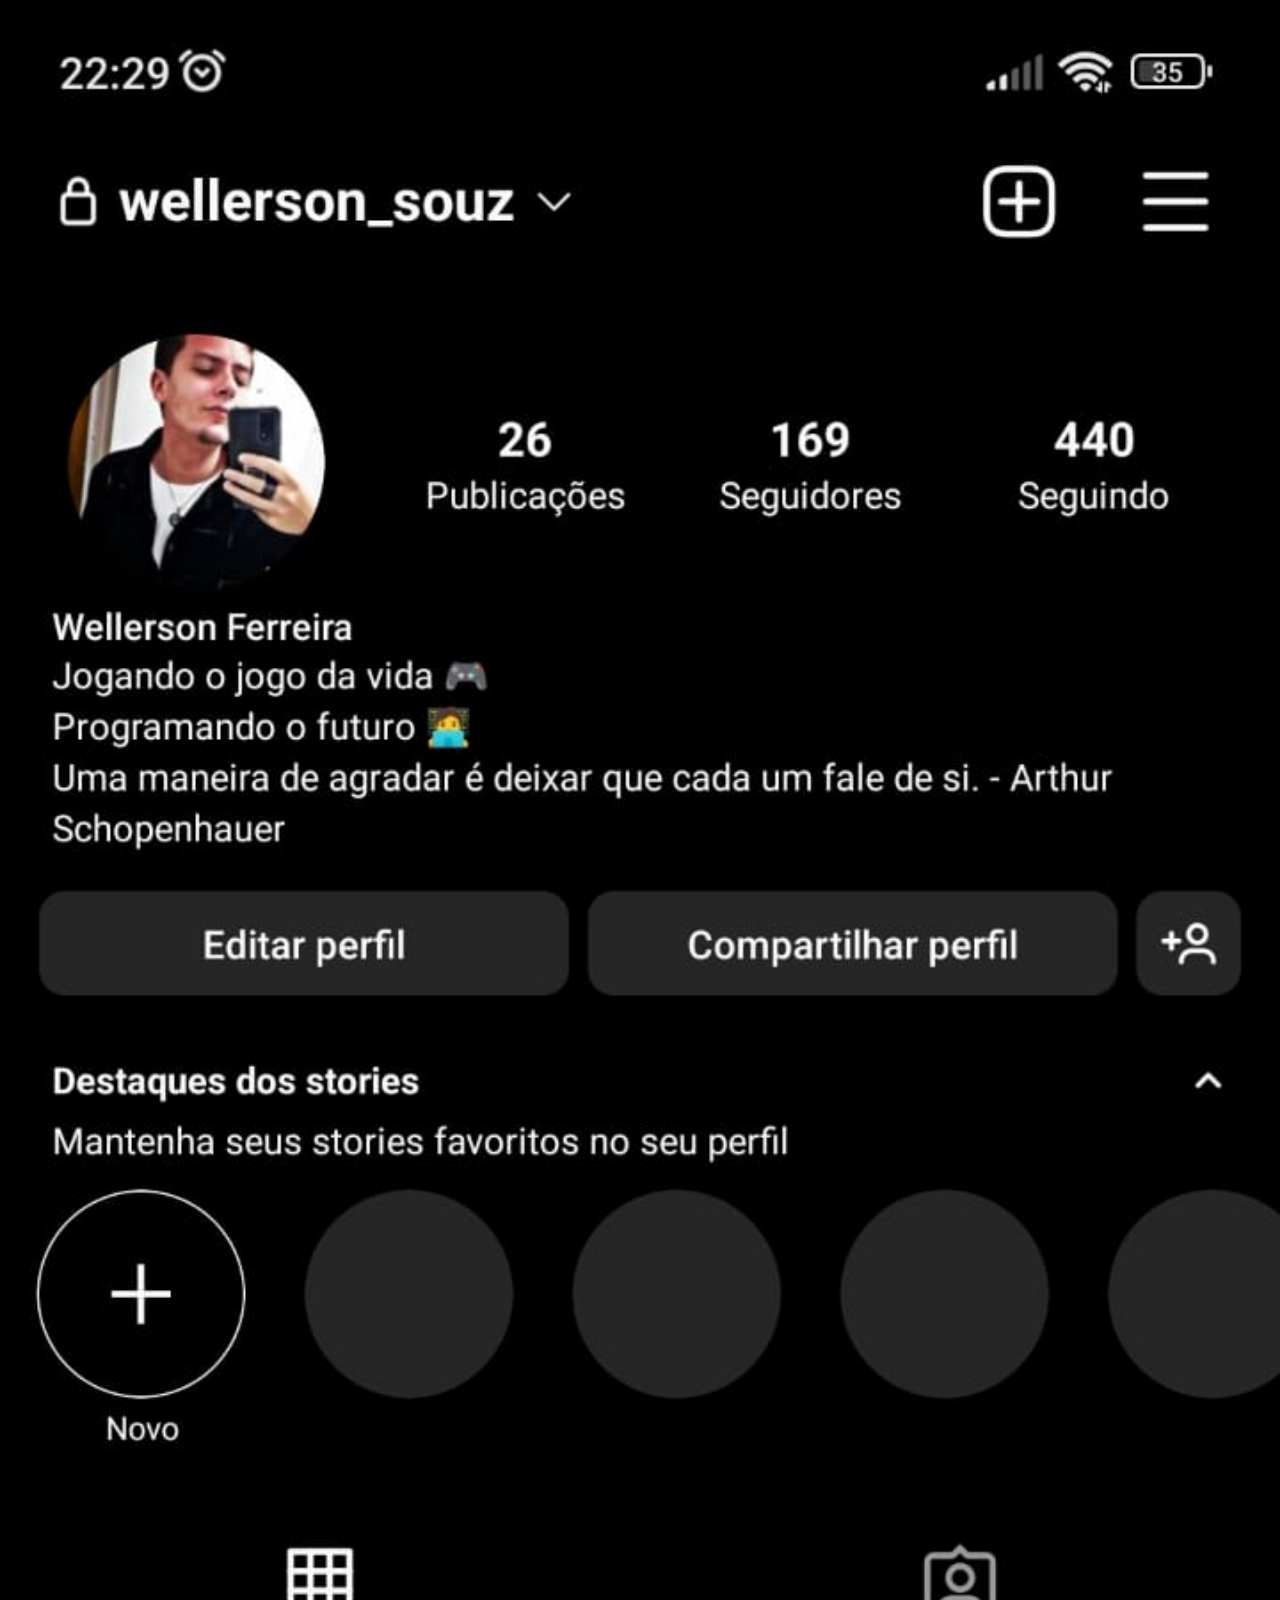
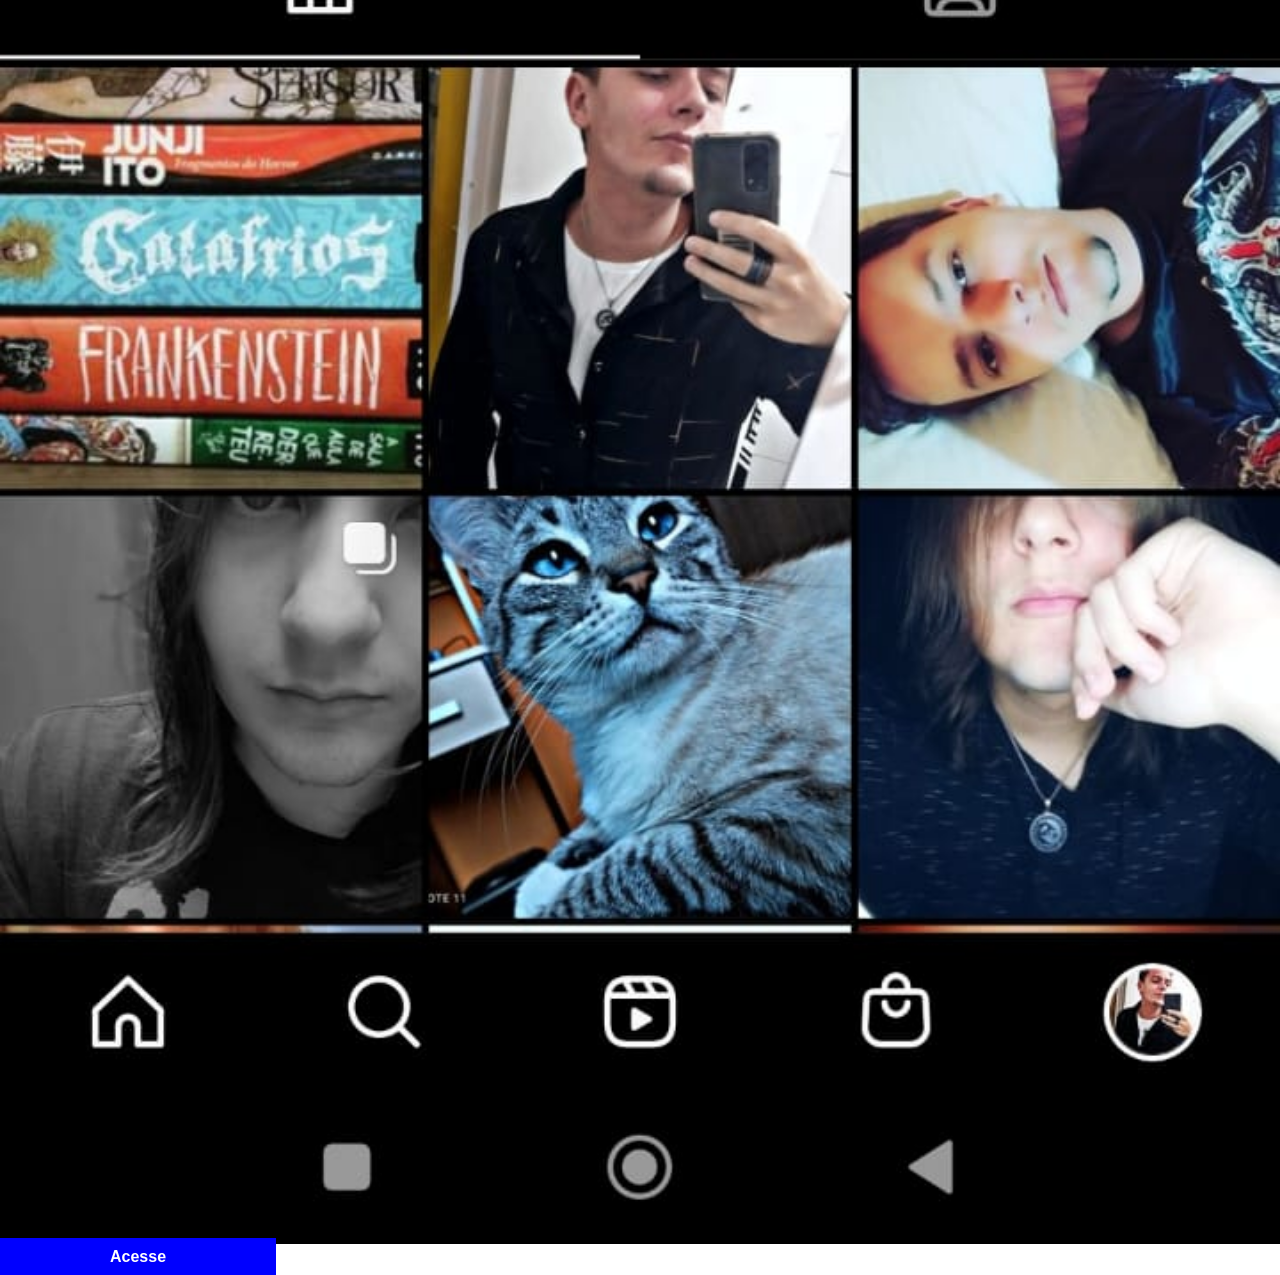
<file: Midias/instagram.html>
<!DOCTYPE html>
<html lang="pt-br">
<head>
    <meta charset="UTF-8">
    <meta http-equiv="X-UA-Compatible" content="IE=edge">
    <meta name="viewport" content="width=device-width, initial-scale=1.0">
    <title>Home</title>
</head>
<style>
*{
    margin: 0px;
    padding: 0px;
    font-family: Arial, Helvetica, sans-serif;
}

::-webkit-scrollbar{
    padding: 0px;
    margin: 0px;
}
img{
    width: 100vw;

}

a{
    padding: 10px 110px;
    background-color: blue;
    font-weight: bolder;
    color: white;
    text-decoration:none;
}

a:hover{
    color: white;
    background-color: rgb(183, 80, 147);
    font-weight: bold;
}
</style>

<body>
  <img src="pacote-d013/imagens/instagram2.jpg" alt="Instagram">
  <a href=https://www.instagram.com/wellerson_souz/ target="_blank">Acesse</a>
</body>
</html>
</file>
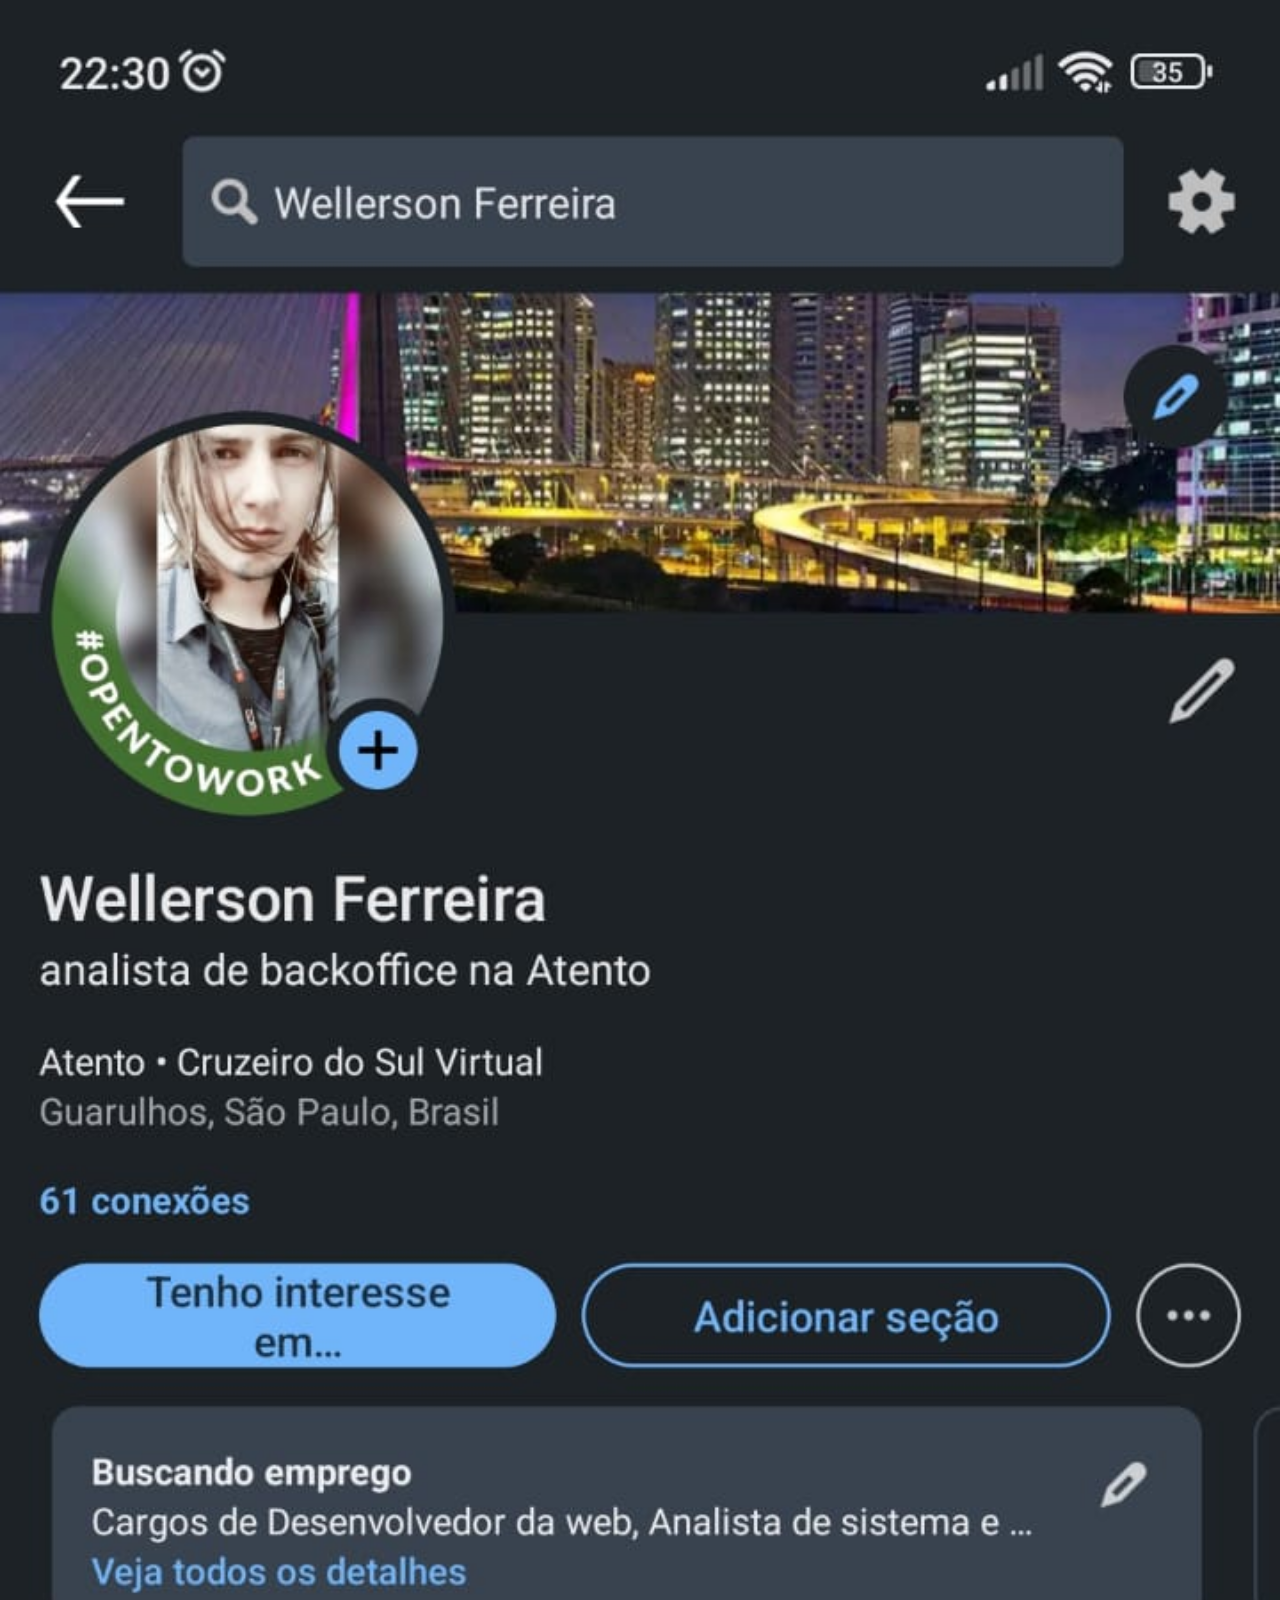
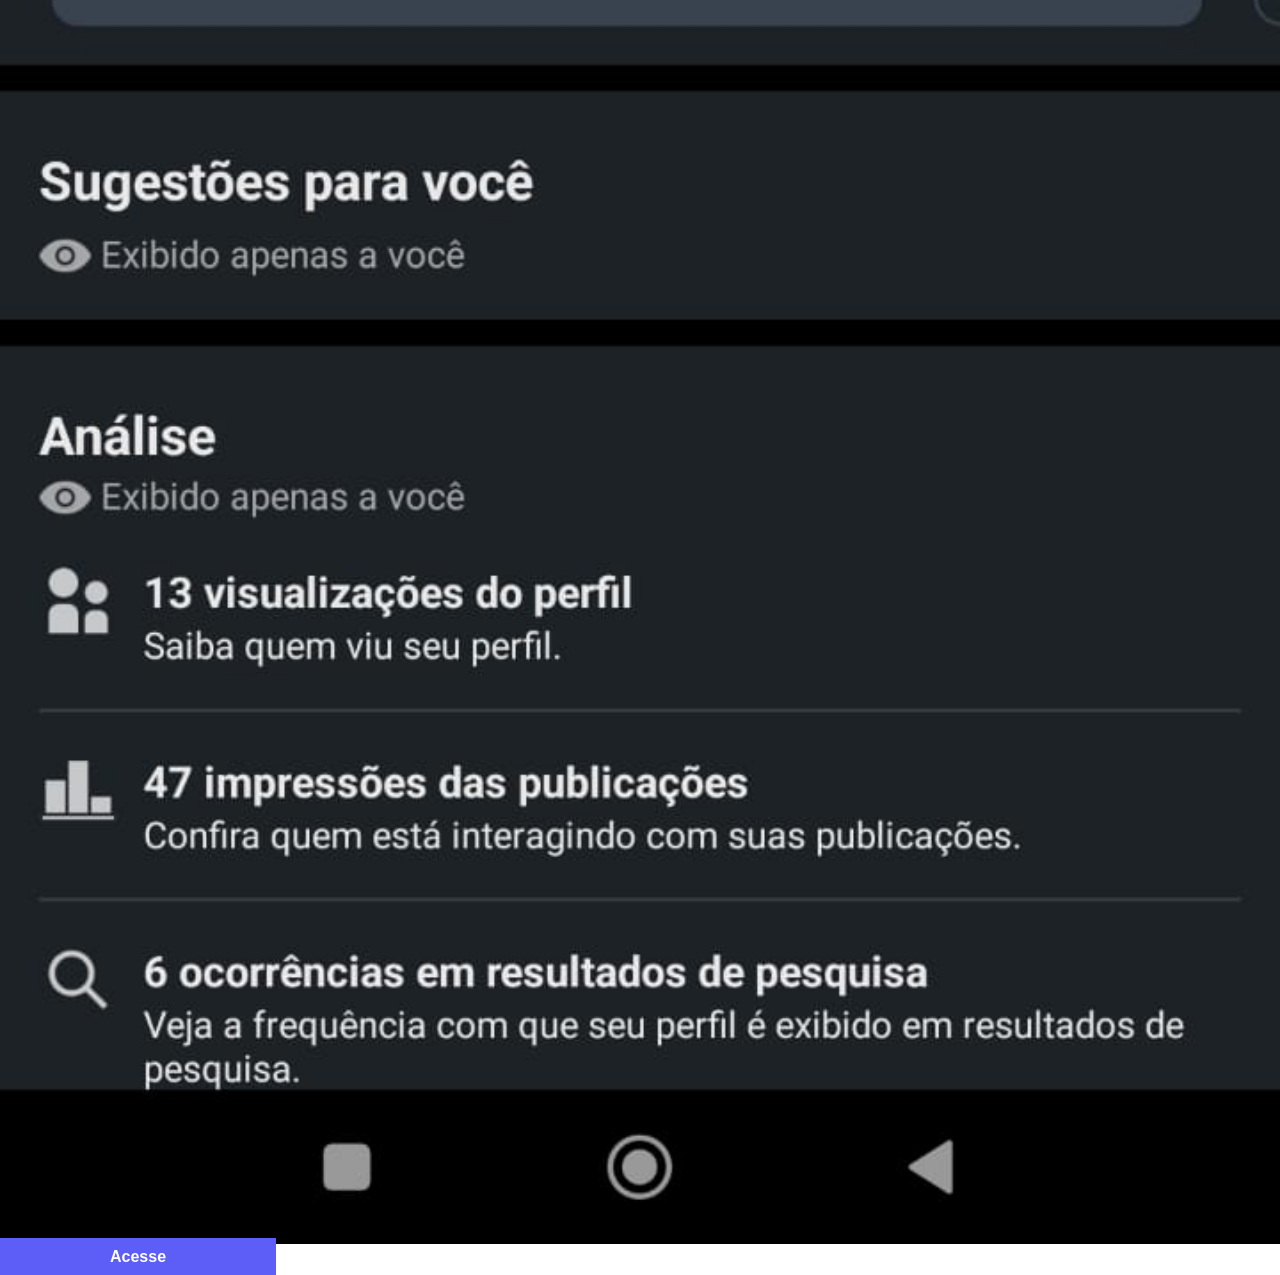
<file: Midias/linkedin.html>
<!DOCTYPE html>
<html lang="pt-br">
<head>
    <meta charset="UTF-8">
    <meta http-equiv="X-UA-Compatible" content="IE=edge">
    <meta name="viewport" content="width=device-width, initial-scale=1.0">
    <title>Home</title>
</head>
<style>
*{
    margin: 0px;
    padding: 0px;
    font-family: Arial, Helvetica, sans-serif;
}

::-webkit-scrollbar{
    padding: 0px;
    margin: 0px;
}
img{
    width: 100vw;

}

a{
    padding: 10px 110px;
    background-color: rgb(93, 93, 248);
    font-weight: bolder;
    color: white;
    text-decoration:none;
}

a:hover{
    color: rgb(93, 93, 248);
    background-color:white;
    font-weight: bold;
}
</style>

<body>
  <img src="pacote-d013/imagens/linkedin2.jpg" alt="Twitter">
  <a href="https://www.linkedin.com/in/wellerson-ferreira-a466251bb/" target="_blank">Acesse</a>
</body>
</html>
</file>
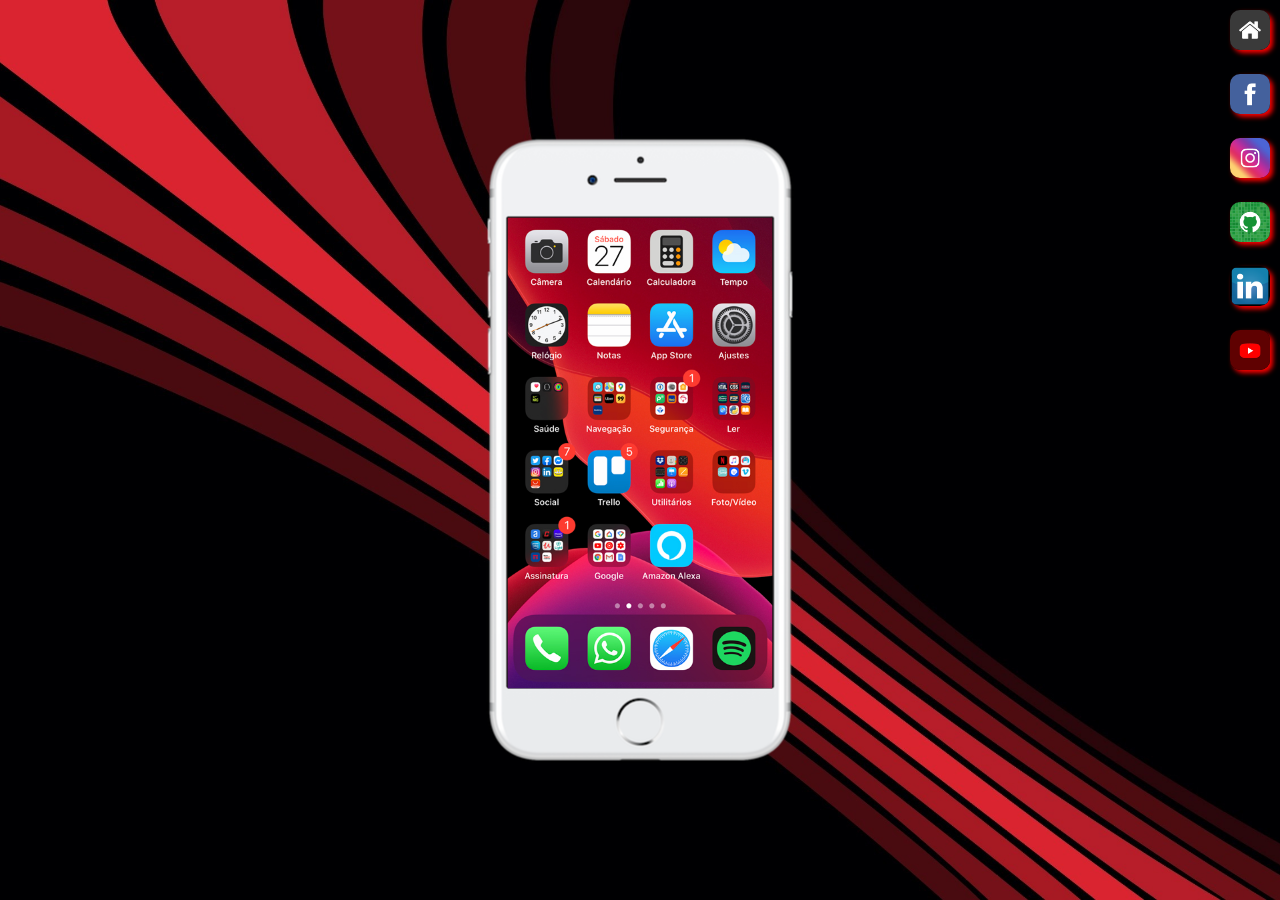
<file: Midias/redes.html>
<!DOCTYPE html>
<html lang="pt-br">
<head>
    <meta charset="UTF-8">
    <meta http-equiv="X-UA-Compatible" content="IE=edge">
    <meta name="viewport" content="width=device-width, initial-scale=1.0">
    <title>Midia Sociais</title>
    <link rel="shortcut icon" href="pacote-d013/favicon.ico" type="image/x-icon">
    <link rel="stylesheet" href="style.css">
</head>
<body>
    <main>
        <section id="telefone">
            <iframe src="home.html" frameborder="0" name="tela" id="tela">
                Navegador Incompativel
            </iframe>

        </section>
        <section id="sociais">
            <a href="home.html" target="tela"> <img src="pacote-d013/imagens/logo-home.jpg" alt="home"></a><br>
            <a href="facebook.html" target="tela"><img src="pacote-d013/imagens/logo-facebook.jpg" alt="home"></a><br>
            <a href="instagram.html"target="tela"><img src="pacote-d013/imagens/logo-instagram.jpg" alt="home"></a><br>
            <a href="github.html" target="tela"><img src="pacote-d013/imagens/logo-github.jpg" alt="home"></a><br>
            <a href="linkedin.html" target="tela"><img src="pacote-d013/imagens/linkedin-logo.png" alt="home"></a><br>
            <a href="youtube.html" target="tela"><img src="pacote-d013/imagens/logo-youtube.jpg" alt="home"></a>
        </section>
    </main>

</body>
</html>
</file>
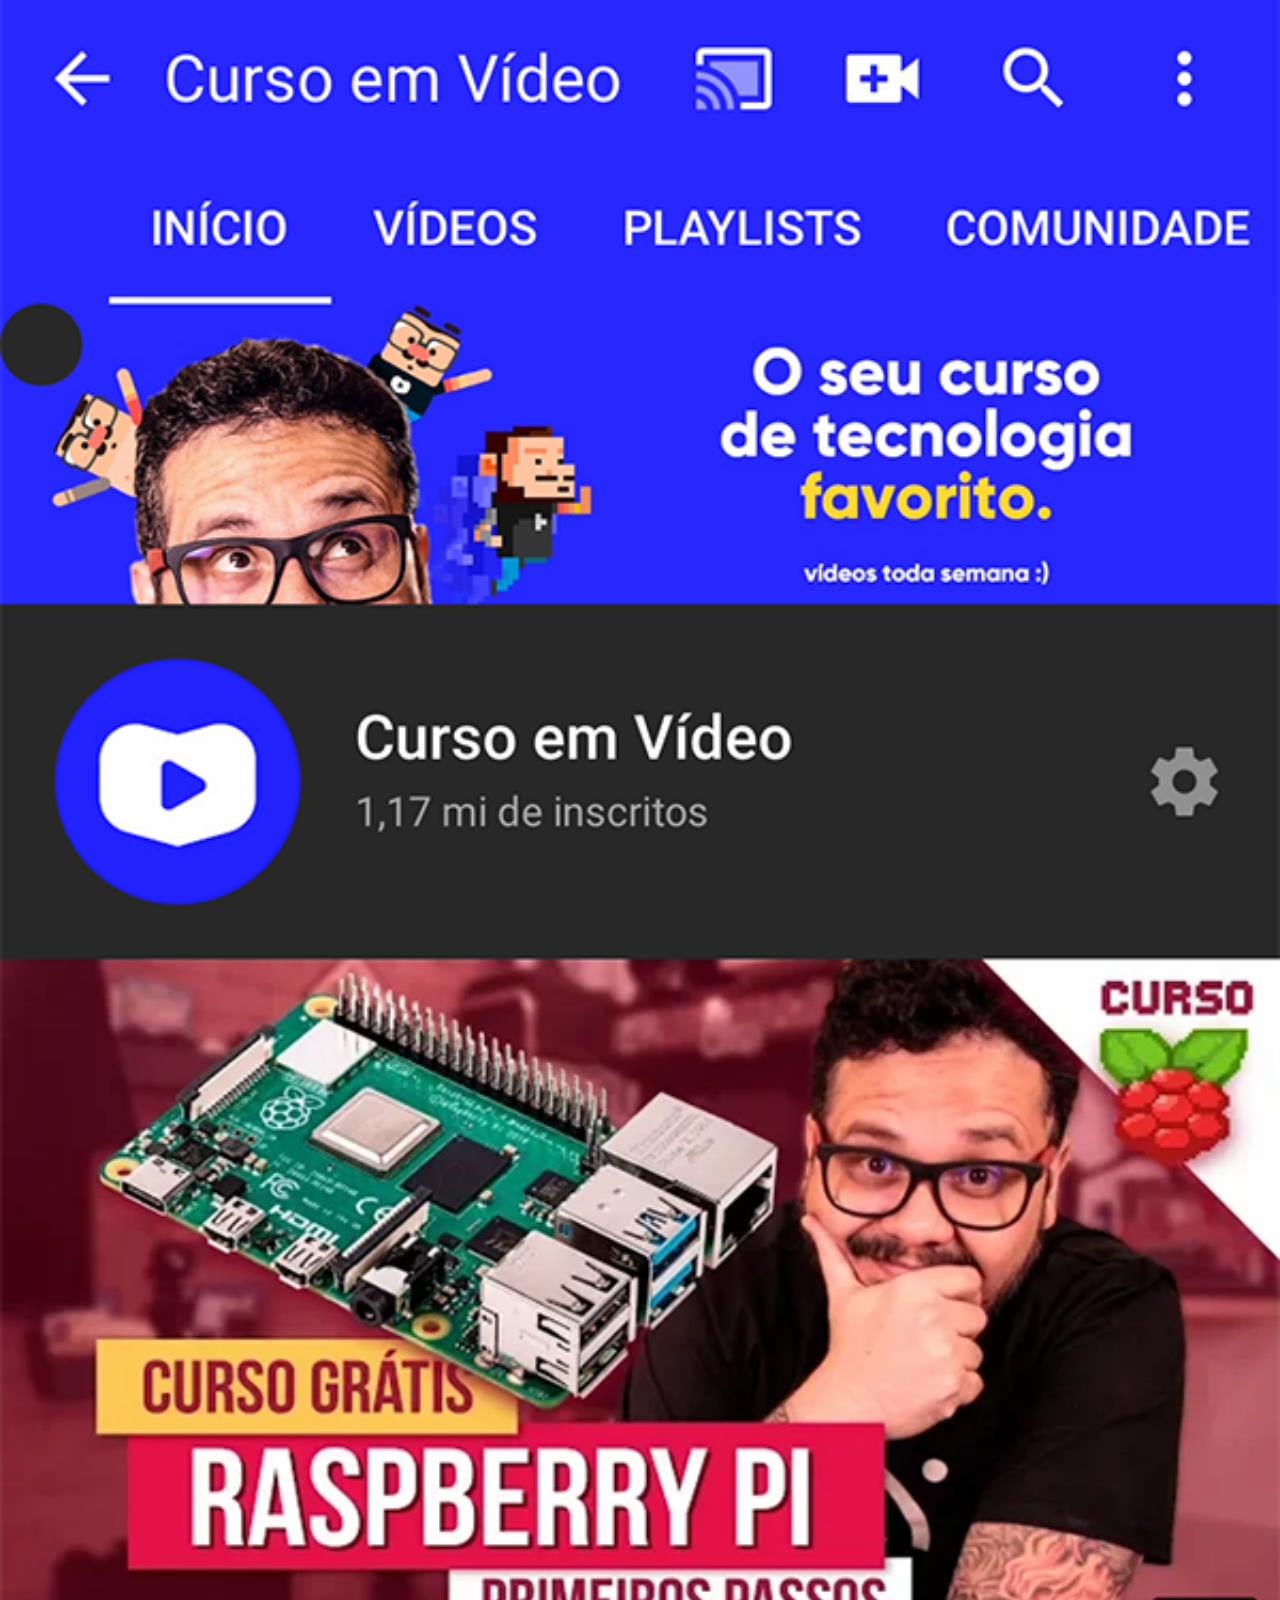
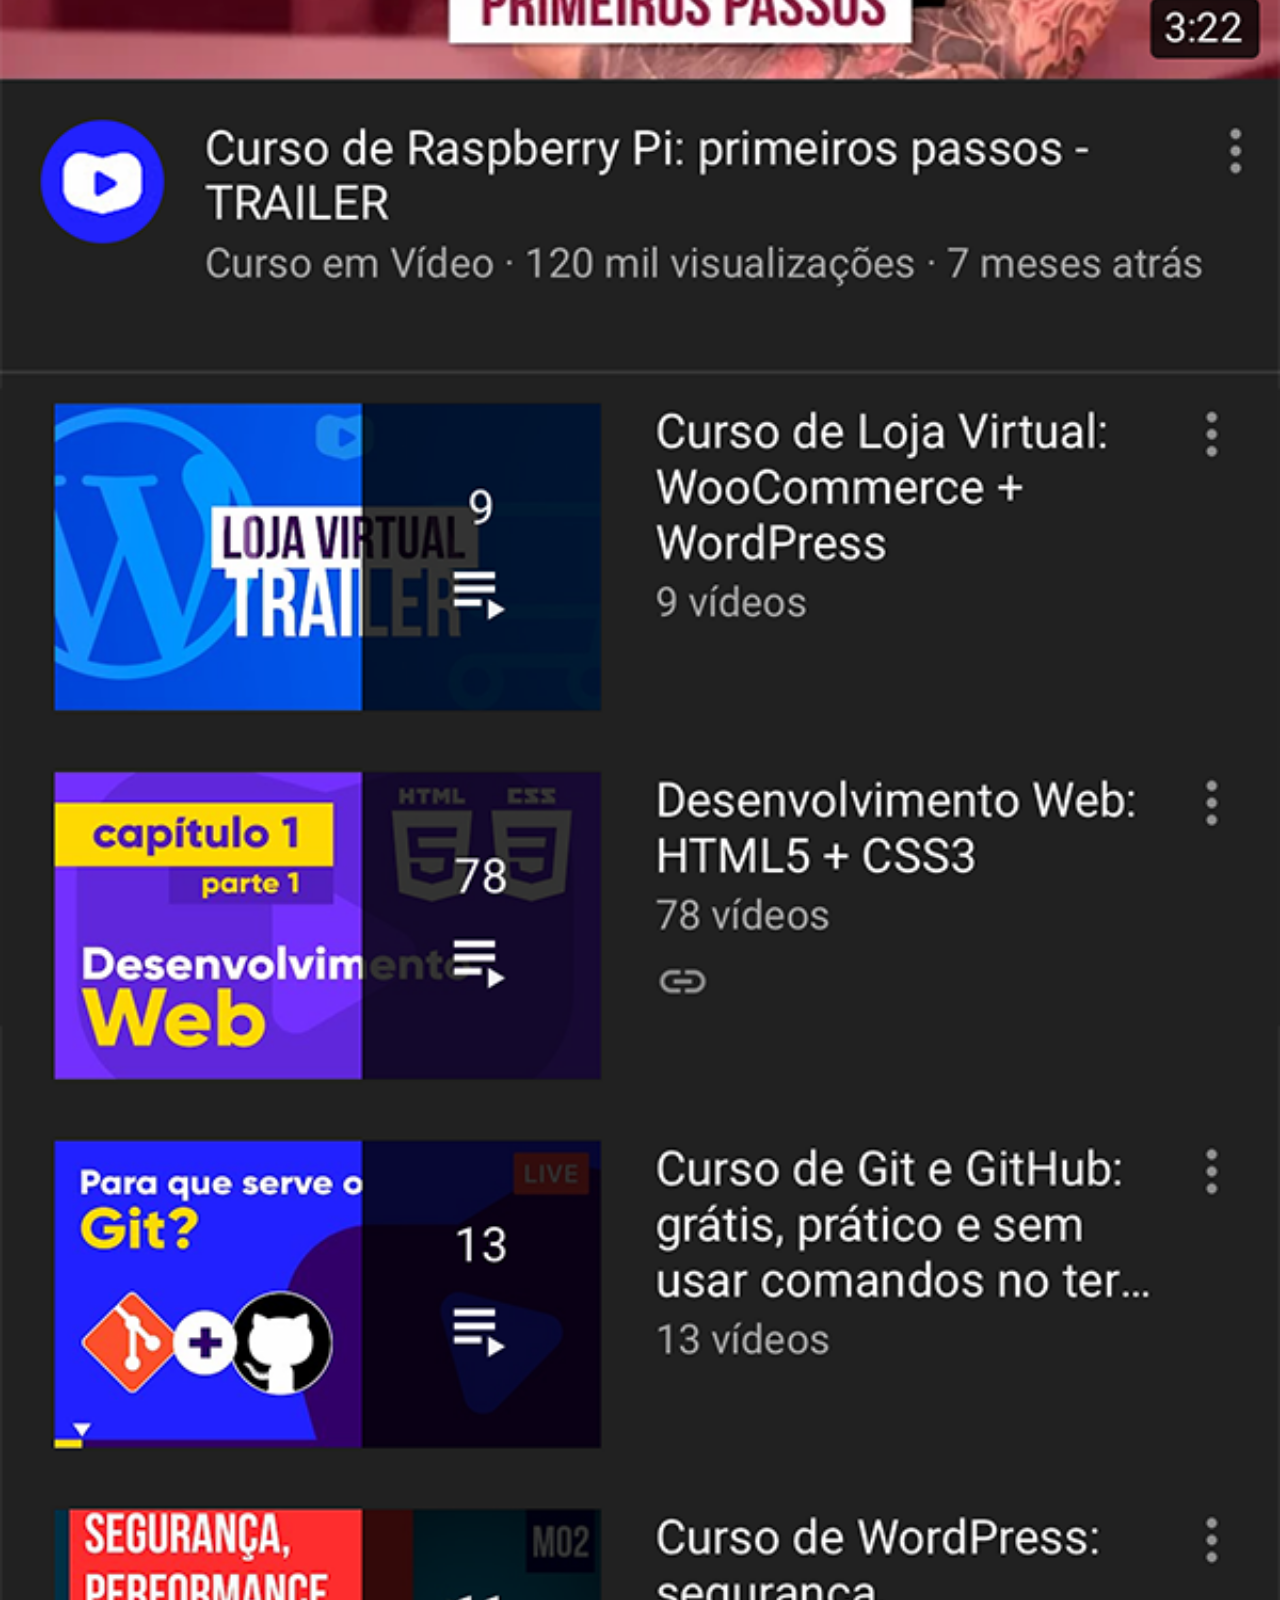
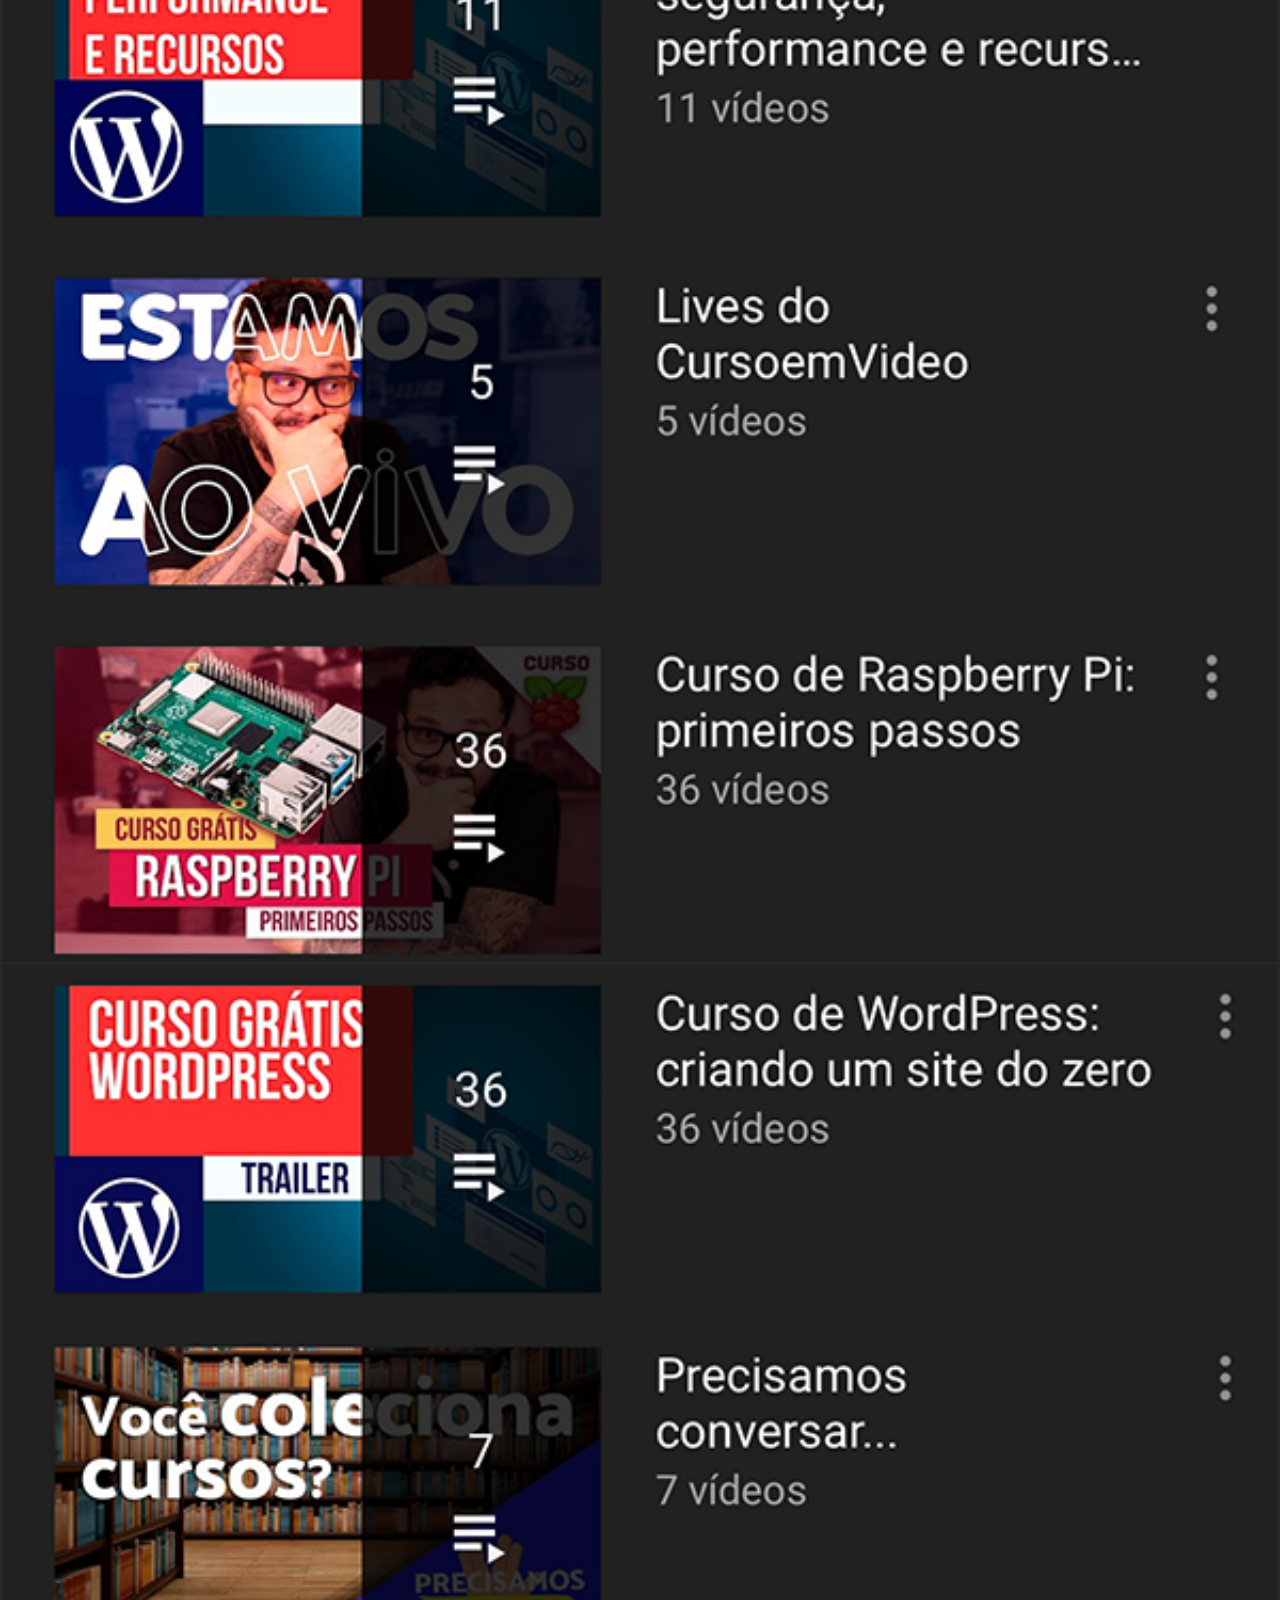
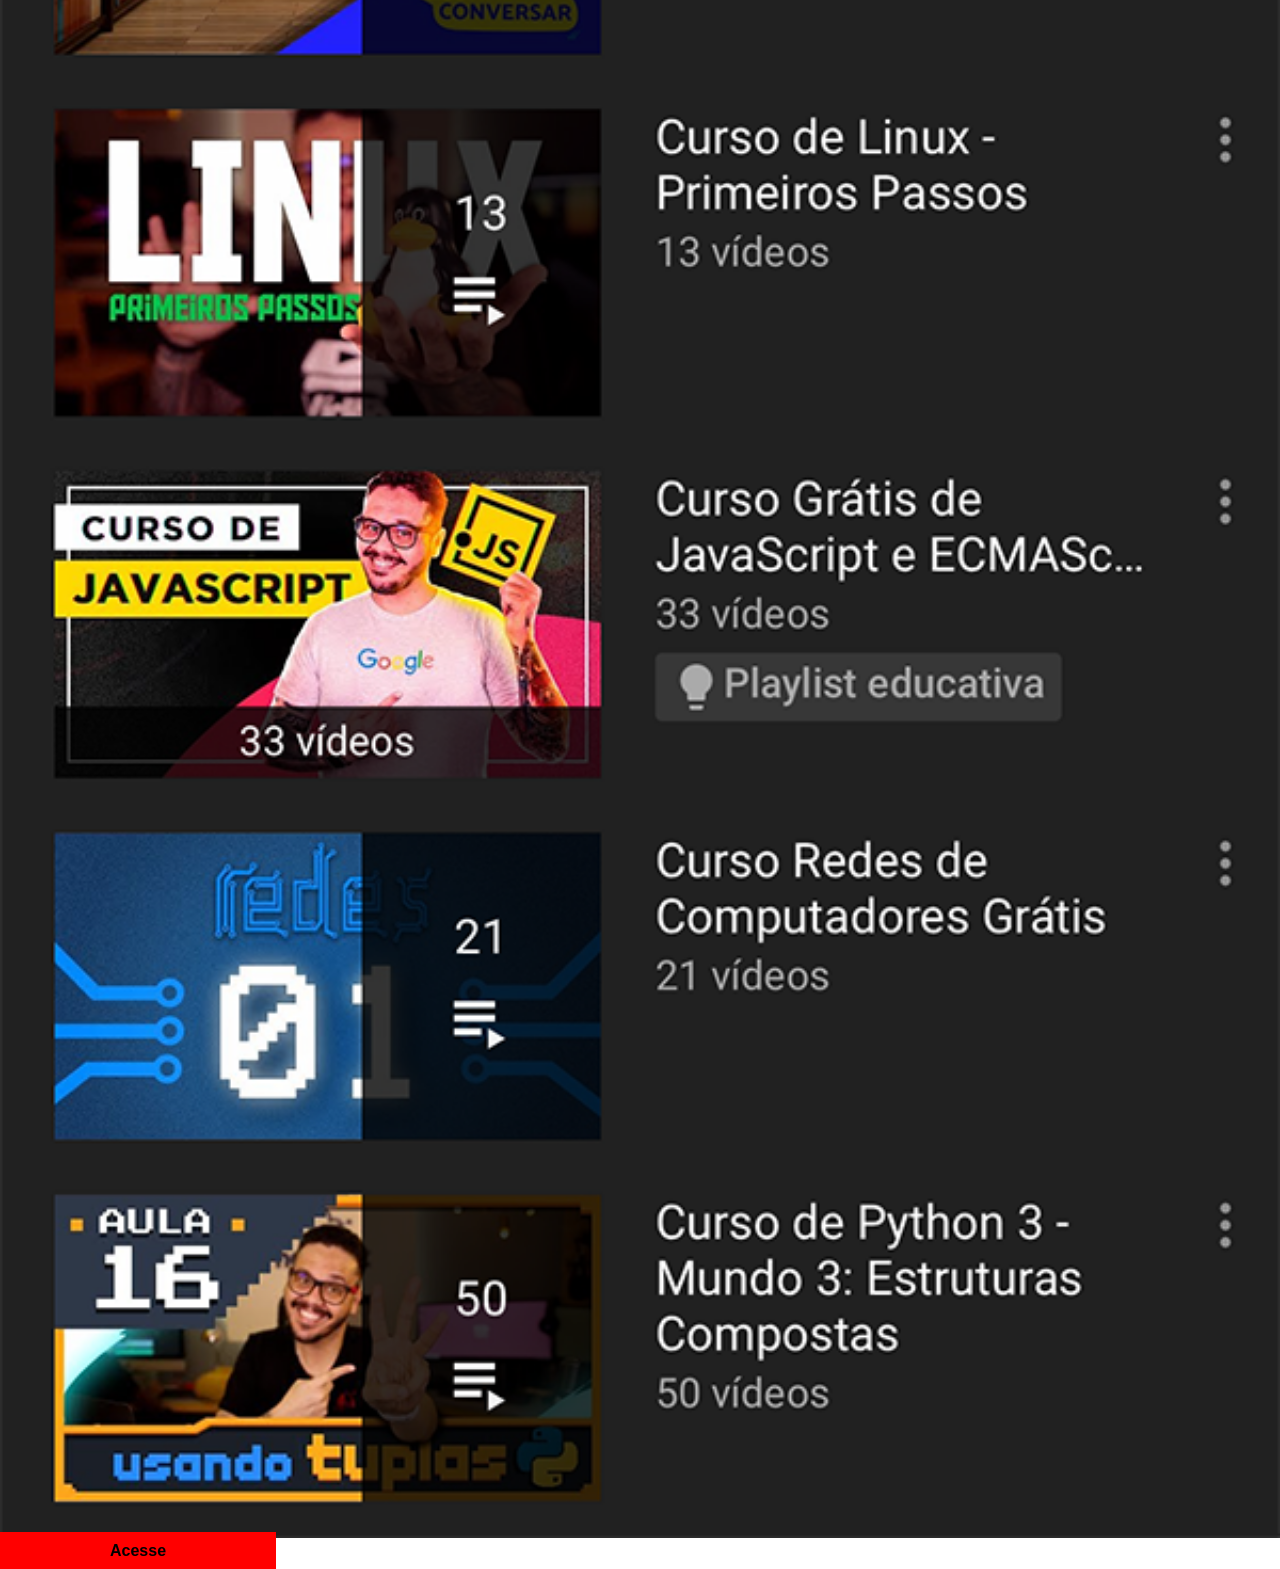
<file: Midias/youtube.html>
<!DOCTYPE html>
<html lang="pt-br">
<head>
    <meta charset="UTF-8">
    <meta http-equiv="X-UA-Compatible" content="IE=edge">
    <meta name="viewport" content="width=device-width, initial-scale=1.0">
    <title>Home</title>
</head>
<style>
*{
    margin: 0px;
    padding: 0px;
    font-family: Arial, Helvetica, sans-serif;
}

::-webkit-scrollbar{
    padding: 0px;
    margin: 0px;
}
img{
    width: 100vw;

}

a{
    padding: 10px 110px;
    background-color: red;
    font-weight: bolder;
    color: black;
    text-decoration:none;
}

a:hover{
    color: white;
    background-color: gray;
    font-weight: bold;
}
</style>

<body>
  <img src="pacote-d013/imagens/tela-youtube.png" alt="youtube">
  <a href="https://www.youtube.com/@CursoemVideo" target="_blank">Acesse</a>
</body>
</html>
</file>
<file: Portfólio/estilos/style.css>
@charset "UTF-8";

/*Mobile First*/

* {
    font-family: Arial, Helvetica, sans-serif;
    font-size: 1em;
    margin: 0px;
    padding: 0px;
    box-sizing: border-box;
}
.material-symbols-outlined {
    font-variation-settings:
    'FILL' 0,
    'wght' 400,
    'GRAD' 0,
    'opsz' 48
  }

html{
    width: 100vw;
    height: 100vh;
    background-image: linear-gradient(to top, #5e3a84, black);
    background-color: #5e3a84;
    background-repeat: no-repeat;
    scroll-behavior: smooth;
} 
span#burguer{
    background-color: #5e3a84;
    display: block;
    color: white;
    text-align: center;
    padding-bottom: 10px;
    cursor: pointer;
} 
#burguer:hover{
    background-color:black;
    color: #d587bd;
}
nav ul li{
    text-decoration: none;
    text-align: center;
    background-color: transparent;
    color: white;
    padding: 10px;
    display: block;
    border-top: 2px solid #5e3a84;
}
nav{
    display: none;
    
}

nav a{
    text-decoration: none;
    color: #5e3a84;
}

li:hover{
    background-color:black;
}

li a:hover{
    color: #d587bd;
}

.inicio{
    /*background site*/
    background-image: url("../Imagens/pixelart-header.gif");
    background-position: center center;
    background-size: cover;
    border-radius: 10%;
    /*tamanho do inicio*/
    padding: 20px 20px 20px 20px;
    margin: 20px 20px 20px 20px;
}

.inicio img{
    /*Resolução e tamanho*/
    width: 40%;
    height: 60%;
    border-radius: 50%;
    /*Posição*/
    margin-left:30%;
    position: static;
}

.inicio h1, h3{
    background-color: transparent;
    color: rgb(244, 234, 245);
    text-align: center;
    
}

.inicio h1{
    font-size: 2.5em;;
    text-shadow: 3px 2px 2px black;
}

h3{
    font-size: 1.3em;
    padding-top:10px;
    padding-bottom: 20px;
    font-size: 1.4em;
    text-shadow: 3px 2px 2px black;
}

p{
    color: white;
}

.sobremim{
    /*Resolução*/
    width: 90vw;
    height: auto;
    margin: auto;
    padding: 5%;
    /*background*/
    background-color: rgba(0, 0, 0, 0.181);
    border-radius: 10%;
    text-align: justify;

}

.sobremim h3{
    padding-bottom: 20px;
    font-size: 1.4em;

}

.sobremim p{
    padding: 5px 5px 5px 5px;
    text-indent: 10px;
    font-size: 1.2em;
    word-spacing: 1px;
}

.inter{
     /*Resolução*/
     width: 90vw;
     height: auto;
     margin: auto;
     padding: 10%;
     /*fontes*/
     font-size: 1.2em;
     color:rgb(244, 234, 245);
     text-align: center;
     line-height:2px;
     text-shadow: 3px 2px 2px black;
}

.monster{
    margin-left:27%;
    margin-bottom: 0px;
    
}

#animation{
    width:35%;
    height: auto;
    display: inline-block;
    margin-bottom: 0px;

}

.formacao{
    /* Imagem*/
    background-image: url(../Imagens/study.gif);
    background-position: center center;
    background-size: cover;
    /*Resolução*/
    width: 90vw;
    height: auto;
    margin: auto;
    padding: 10%;
    padding-top: 0%;
    background-color: rgba(0, 0, 0, 0.181);
    border-radius: 10%;
}

.formacao h3{
    /*fontes*/
    font-size: 1.4em;
    color:rgb(244, 234, 245);
    text-align: center;
    text-shadow: 3px 2px 2px black;
    margin: 5%;
    margin-bottom: 0%;
    padding: 5%;
}
.formacao h4{
    color: white;
    text-shadow: 3px 2px 2px black;
    padding: 10px;
    text-align: center;
}
.formacao p{
    color: white;
    text-shadow: 3px 2px 2px black;
    text-align: left;
}

.skill{
    width: 90vw;
    height: auto;
    margin: auto;
    padding: 10%;
    padding-top: 0%;
    position: 

}

.skill img{
    max-width: 20vw;
    display: block;
    position: center center;
    margin-left: 36%;
}

.skill img:hover{
    -moz-transform: scale(1.3);
	-webkit-transform: scale(1.3);
	transform: scale(1.3);
    transition: transform .5s, border 1s;
}

#sonic{
    width:20%;
    position: absolute;
    margin-left:2%;
    margin-top: 4.2%;
    
}

#cat{
    width: 10%;
    margin-top: -15%;
    margin-left: 60%;
    position: absolute;
}

.transition{
    width: 100vw;
    height: 30vh;
    display: block;
    background-image: url("../Imagens/pixelartcity.jpg");
    background-attachment: fixed;
    background-size: cover;



    /*Fonte*/
    font-size: 1.2em;
    color:rgb(244, 234, 245);
    display: block;
    text-align: center;
    text-shadow: 3px 2px 2px black;
    vertical-align: middle;


}

.transition img{
    width: 30%;
    margin-top: 30px;

}

.project{
    width: 100vw;
   
}


.project img{
    max-width:240px;
    margin: 5px;
    padding: 1px;
    border-radius: 2px;



    box-shadow: 4px 4px 4px #5e3a84;
    border: 3px solid black;
    transition: all 0.5s;
}

.project img:hover{
    -webkit-transform: scale(1.2);
    transform: scale(1.2);
    border: 4px solid #d587bd;

}

.project a{
    display: block;
    color: white;
    text-decoration: none;
    text-shadow: 3px 2px 2px black;
    padding: 5px;
    text-align: center;
    transition: all 0.5s;
}

.project a:hover{
    color:#d587bd;
    font-size: large;
}

.final{
    width: 100%;
    height: 10vh;
    background-image: linear-gradient(to top,black , #5e3a8f);
} 
.contatos{
    width: 100vw;
    padding: 2px;
    height: auto;
    background-color: black;
    display: inline-block;
    text-align: center;
    

    /*Fontes*/
}

.contatos a{
    text-align: center;
    margin: 2%;
    margin-bottom: 5%;
    padding: 2%;

}


.contatos img{
    transition: all 1s;
}

.contatos img:hover{
    
    -webkit-transform: scale(1.4);
    transform: scale(1.4);
}


footer{
    width: auto;
    height: auto;
    background-color: black;
    padding-top: 10px;

    text-align: center;
}
</file>
<file: Portfólio/mediaquery/style.css>
@charset "UTF-8";

/*Typical Device Breakpoint
Pequenas telas: até 600px
Celular: até 600px até 768px
Tablet: 768px até 992px
Desktop: 992px até 1200px
TV: 1200px ou mais
*/

@media screen and (min-width: 993px){

* {
    font-family:Arial, Helvetica, sans-serif;
    font-size: 1em;
    margin: 0px;
    padding: 0px;
    box-sizing: border-box;
}
html{
    width: 100vw;
    height: 100vh;
    background-image: linear-gradient(to top, #5e3a84, black);
    background-color: #5e3a84;
    background-repeat: no-repeat;
    scroll-behavior: smooth;
} 

span#burguer{
    display: none;
}

nav#itens{
    margin: 10px;

    display: block;
    text-align: center;
    
  
}

nav#itens ul li{
    display: inline-block;
    text-align: center;   
    border-top: none; 
}
nav#itens a{
    font-size: 20px;
    color: white;
     
}

nav#itens a:hover{
    color: #5e3a84;
}


.inicio{
    width: 50%;
   
}
.inicio img, h1 h2{
    width: 40%;
}

.inicio img{
    width: 35%;

}

.inicio, .sobremim{
    display: inline-block;
    margin: 20px;

    
}

.sobremim{
    /*Resolução*/
    width: 40%;
    height: 52vh;
    padding-bottom: 10%;
    padding-top: 3%;
    /*background*/
    background-color: rgba(0, 0, 0, 0.181);
    border-radius: 10%;
    text-align: justify;
    margin-top: 0px;

}

.sobremim h3{
    padding-bottom: 10px;
    font-size: 1.4em;

}

.sobremim p{
    padding: 5px 5px 5px 5px;
    text-indent: 10px;
    font-size: 1.2em;
    word-spacing: 10px;
}

.inter{
    display: none;
}

.formacao{
    font-size:25px;
}



.skill{
    padding: 15px;
    margin: 15px;
    width: 20vw;
    display: inline-flex;

}

.skill img{
    width: 5vw;
    
}

.skill img > h3{
    text-align: center;
}

.transition{
    display: none;
}

#sonic{
   display: none;
    
}

#cat{
   display: none;
}

.project{
    width: 100vw;
    height: 60vh;
    display: flex; 
    flex-wrap: wrap;
    align-items: center;
    padding: 15px;
    margin: 15px;
    
}

}
</file>
<file: Projeto Mobile First/estilos/style.css>
@charset "UTF-8";

/*Mobile First*/

* {
    font-family: Arial, Helvetica, sans-serif;
    font-size: 1em;
    margin: 0px;
    padding: 0px;
    box-sizing: border-box;
}

html{
    width: 100vw;
    height: 100vh;
    
}    
body{
    background-color: black;
    background-image: url("../Imagens/back-phone.jpg");
    background-repeat: no-repeat;
    background-size: cover;
    background-position: center center;
}

main{

    background-color: rgba(255, 255, 255, 0.56);
    width: 90vw;
    margin: auto;
    margin-top: 20px;
    border-radius: 10px;
    padding: 10px;
}

h1{
    text-align: center;
    color: white;
    font-size: 2em;
    text-shadow: 2px 2px 2px black;
}
</file>
<file: Projeto Mobile First/mediaquery/style.css>
@charset "UTF-8";

/*Typical Device Breakpoint
Pequenas telas: até 600px
Celular: até 600px até 768px
Tablet: 768px até 992px
Desktop: 992px até 1200px
TV: 1200px ou mais
*/

@media print { /*Impressão*/
    *{
        font-family: 'Courier New', Courier, monospace;
    }
    main h1{
        text-shadow: none;
        color: black;
    }
    main{
        border: 2px solid black;
    }
    img#smart{display: none;}
    img#pc{display: none;}
    img#print{display: block;}
    img#tv{display: none;}
    img#tablet{display: none;}
}

@media screen and (min-width: 768px) and (max-width:992px){ /*Tablet*/
    body{
        background-image: url(../Imagens/back-tablet.jpg);
    }
    img#smart{display: none;}
    img#pc{display: none;}
    img#print{display: none;}
    img#tv{display: none;}
    img#tablet{display: block;}
}

@media screen and (min-width: 993px) and (max-width:1200px){/*PC*/
    body{
        background-image: url(../Imagens/back-pc.jpg);
    }
    img#smart{display: none;}
    img#pc{display: block;}
    img#print{display: none;}
    img#tv{display: none;}
    img#tablet{display: none;}
}

@media screen and (min-width:1200px){
    body{
        background-image: url(../Imagens/back-tv.jpg);
    }
    img#smart{display: none;}
    img#pc{display: none;}
    img#print{display: none;}
    img#tv{display: block;}
    img#tablet{display: none;}

}
</file>
<file: Portfólio/Detran/detran.css>
*{
    padding: 0;
    margin: 0;
    box-sizing: border-box;

    font-family: Arial, Helvetica, sans-serif
    font-weight: bold;
}

body{
    
    background-image:url("../Detran/Imagens/Detran.jpg");
    background-size: cover;
    background-attachment: fixed;
    background-repeat: no-repeat;
   
}

.janela > img{
    width: 18vw;
    height: 25vh;

}

.janela{
    width: 40vw;
    min-width: 35vw;
    min-height: 60vh;
    background-color: rgba(255, 255, 255, 0.683);

    /*Posição global na tela*/
    margin: auto;
    padding-top: 15px;

    border-radius: 10px;
    box-shadow: 5px 5px 5px blue;

    display: block;
    vertical-align: middle;
    justify-content: center;
    align-items: center;
    text-align: center;

}

.janela h4{
    padding: 5px;

    font-size: large;
}

.janela > p{
    padding: 2px;
    margin: 10px;

    font-size: 16px;
}

.janela > input[type=text]{
    width: 200px;
    height: 25px;

    /*estilização caixa*/
    box-shadow: 2px 2px 2px black;

    font-size: larger;
    text-align: center;
}


#iplaca{
    width: 95px;
    height: 25px;

    margin-left: 10px;

    box-shadow: 2px 2px 2px black;
    -moz-appearance: textfield;
    text-align: center;
    font-size: 17px;
}


#velo{
    width: 45px;
    height: 25px;

    margin-right: 10px;

    box-shadow: 2px 2px 2px black;
    -moz-appearance: textfield;
    text-align: center;
    font-size: 17px;
}

#button{
    width: 80px;
    height: 25px;

    margin-right: 10px;

    box-shadow: 2px 2px 2px black;
    -moz-appearance: textfield;
    text-align: center;
    font-size: 17px;
}


/*Typical Device Breakpoint
Pequenas telas: até 600px
Celular: até 600px até 768px
Tablet: 768px até 992px
Desktop: 992px até 1200px
TV: 1200px ou mais
*/

@media screen and (max-width: 780px){

    *{
        padding:0;
        margin:0;
    }

    body{
        background-image: linear-gradient(to top, #003c82, #67a6ee);
    }
    .janela > img{
        width: auto;
    }

    .janela{
        width: 80%;
        height: auto;
    
    }


















}
</file>
<file: Portfólio/Relógio DIgital/relogiodigital/style.css>
@charset "UTF-8";

@import url('https://fonts.googleapis.com/css2?family=Anton&family=Playfair+Display:ital,wght@0,400;0,500;0,600;0,700;0,800;0,900;1,400;1,600;1,700;1,800;1,900&display=swap');

*{
    padding: 0px;
    margin: 0px;
    font-family: 'Anton', sans-serif;
}


body{
    display: flex;
    align-items: center;
    justify-content: center;
}
#imagem{
    height: 100vh;
    background-image:url("../entardecer.jpg");
    background-position: center;
    background-size: cover;
}

.relogio{
    display: flex;
    align-items: center;
    justify-content: space-around;
    height: 180px;
    width: 550px;
    background: transparent;
    border-radius: 3px;
    box-shadow: 0px 8px 10px rgba(0,0,0,.5);
}

.relogio div{
   height: 150px;
   width: 150px;
   display: flex;
   flex-direction: column; 
   align-items: center;
  
   color: rgb(253, 0, 0);
   background: rgba(5,5,5,0.9);
   background-color: (0,0,0,.7);
   border-radius: 7px;
   letter-spacing: 3px;

}

.relogio span{
    font-size: 60px;
   

}

.relogio span.tempo{
    font-size: 15px;
}
</file>
<file: Home Android/estilo/style.css>
@charset "UTF-8";

@import url('https://fonts.googleapis.com/css2?family=Bebas+Neue&family=Lato:wght@300&family=Montserrat&display=swap');

@font-face {
    font-family: 'Android';
    src: url('../fontes/idroid.otf');
}

:root{

    --cor0: #c5ebd6;
    --cor1: #83e1ad;
    --cor3: #3ddc84;
    --cor4: #2fa866;
    --cor5: #1a5c37;
    --cor6: #063d1e;

    --font-padrao: arial, verdana, helvetica, sans-serif;
    --font-destaque: 'Bebas Neue', Arial;
    --font-android: 'Android', Arial;

}

*{
    margin: 0px;
    padding: 0px;

}


body{
    background-color: var(--cor0);
    font-family: var(--font-padrao);
}

a.externo::after{
    content: "\00A0\1F517";

}

header{
    background-image: linear-gradient(to top, var(--cor6), var(--cor4));
    min-height:150px;
    text-align: center;
    padding-top: 40px;
}

header > h1{

    color: white;
    font-family: var(--font-destaque);
    font-size: 3em;
    font-weight: normal;
    margin-top: 30px;
    padding-bottom: 20px;
    text-shadow: 2px 2px 0px black ;

}

header > p{
    font-family: var(--font-padrao);
    font-size: 1.2em;
    color: white;
    width: 500px;
    margin: auto;
    padding-right: 10px;
    padding-left: 10px;
    text-shadow: 2px 2px 0px black ;
}

nav{
    background-color: var(--cor6);
    padding: 10px;
    box-shadow:0px 7px 10px black ;
}

nav > a{
    color: white;
    padding: 10px;
    text-decoration: none;

}

nav > a:hover{
    color: var(--cor3);
    transition-duration: 0.5s;
}

main{
    background-color: white;
    min-width: 300px;
    max-width: 1000px;
    padding: 20px;
    margin: auto;
    margin-bottom: 30px;
    box-shadow: 0px 0px 10px black;
    border-bottom-left-radius: 10px;
    border-bottom-right-radius: 10px;
}

div.video{
    background-color: var(--cor5);
    margin-bottom: 30px;
    margin: 25px -20px 0px -20px;
    padding: 20px;
    padding-bottom: 50%;
    position: relative;
}

div.video > iframe{
        position: absolute;
        top: 5%;
        left: 5%;
        width: 90%;
        height: 90%;
}

main h1{
    font-family: var(--font-android);
    font-weight: normal;

}

main h2{
    
    font-family: var(--font-android);
    color: var(--cor4);
    font-weight: normal;
    font-size: 1.5em;
}
main strong{
    color: var(--cor4);
    font-weight: bold;

}

main p {
    margin: 15px 0px 15px 0px;
    text-align: justify;
    text-indent: 20px;
    line-height: 2em;
    font-size: 1.1em;
}

main a{
    text-decoration: none;
    font-weight: bold;
    color: var(--cor6);
}

main a:hover{
    text-decoration: underline;
    color: var(--cor3);

}

main img{

    width:100%;
}

main img.pequeno{

    max-width: 350px;
    margin: auto;
    display: block;

}

aside{
    background-color: var(--cor0);
    padding: 10px;
    margin: 10px;
    border-radius: 10px;
    box-shadow: 3px 3px 8px black;
}

aside > ul{
    list-style-type:'\2714\00A0'; 
    list-style-position: inside;
    columns: 2;
}

footer {

    background-color: var(--cor6);
    color: white;
    text-align: center;
    font-size: 0.8em;
    padding: 5px;
}

footer a{
    color: white;
    font-weight: bold;
    text-decoration: none;
}

footer a:hover{
    text-decoration: underline;
    color: #83e1ad;
}
</file>
<file: Midias/style.css>
@charset "UTF-8";

*{
    margin: 0;
    padding: 0;
    font-family: Arial, Helvetica, sans-serif;
}

html, body{
    height: 100vh;
    width: 100vw;
    background-color: black;
    }
body{
    background-image: url("pacote-d013/imagens/fundo-madeira.jpg");
    background-repeat: no-repeat;
    background-attachment: fixed;
    background-position: top center;
    background-size: cover;
    background-attachment: fixed;
}

main{
    height: 100vh;
    position: relative;
    
}

section#telefone{
    position: absolute;
    top: 50%;
    left: 50%;
    transform: translate(-50%, -50%);

    height: 627px;
    width: 311px;
    background:url("pacote-d013/imagens/frame-iphone.png") no-repeat;

}

iframe#tela{
    position: relative;
    top: 81px;
    left: 23px;

    width: 265px;
    height: 471px;
}

section#sociais img{
    width: 40px;
    margin: 10px;
    border-radius: 10px;
    box-shadow:3px 3px 5px red;
    box-sizing: border-box;
}

section#sociais img:hover {
    border: 3px solid red;
    box-shadow:6px 6px 10px red;
    transform: translate(-5px, -5px);
    transition: transform .5s, border 1s;
   
}

section#sociais{
    text-align: right;
}
</file>
